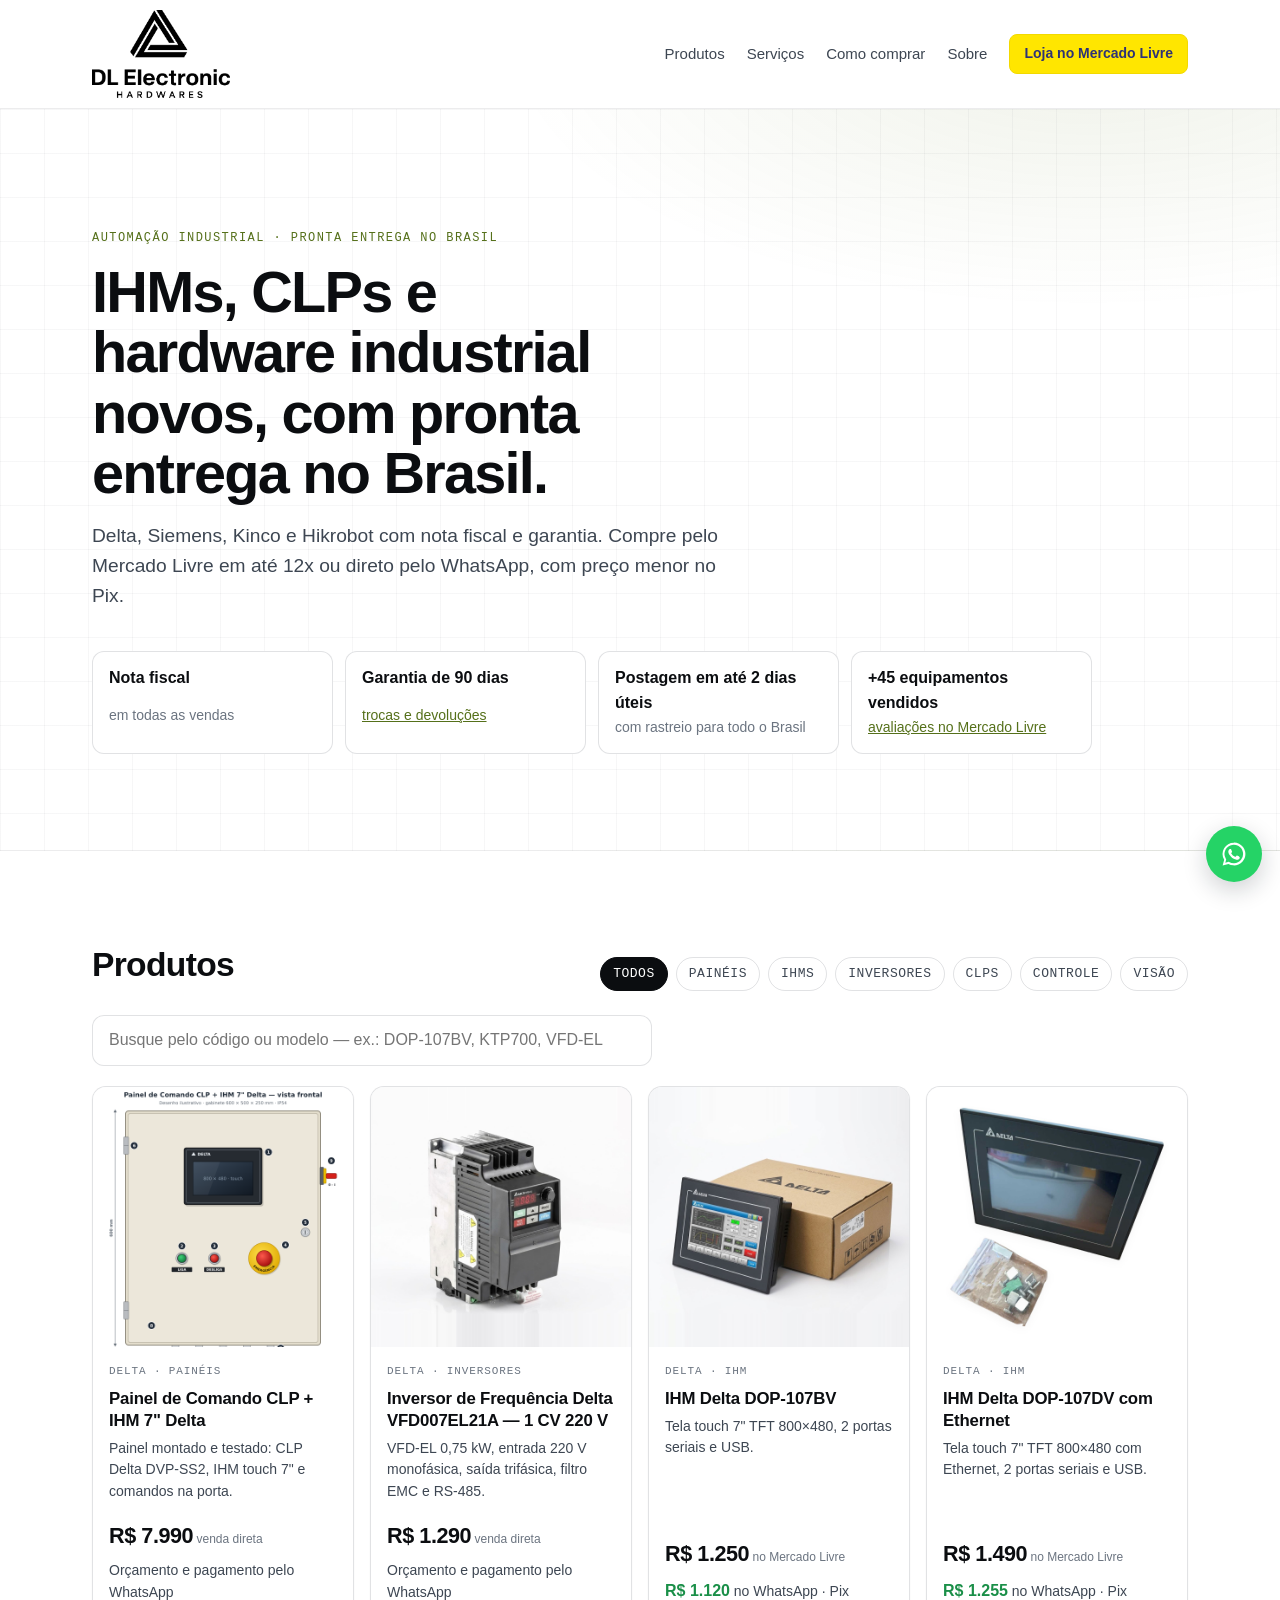
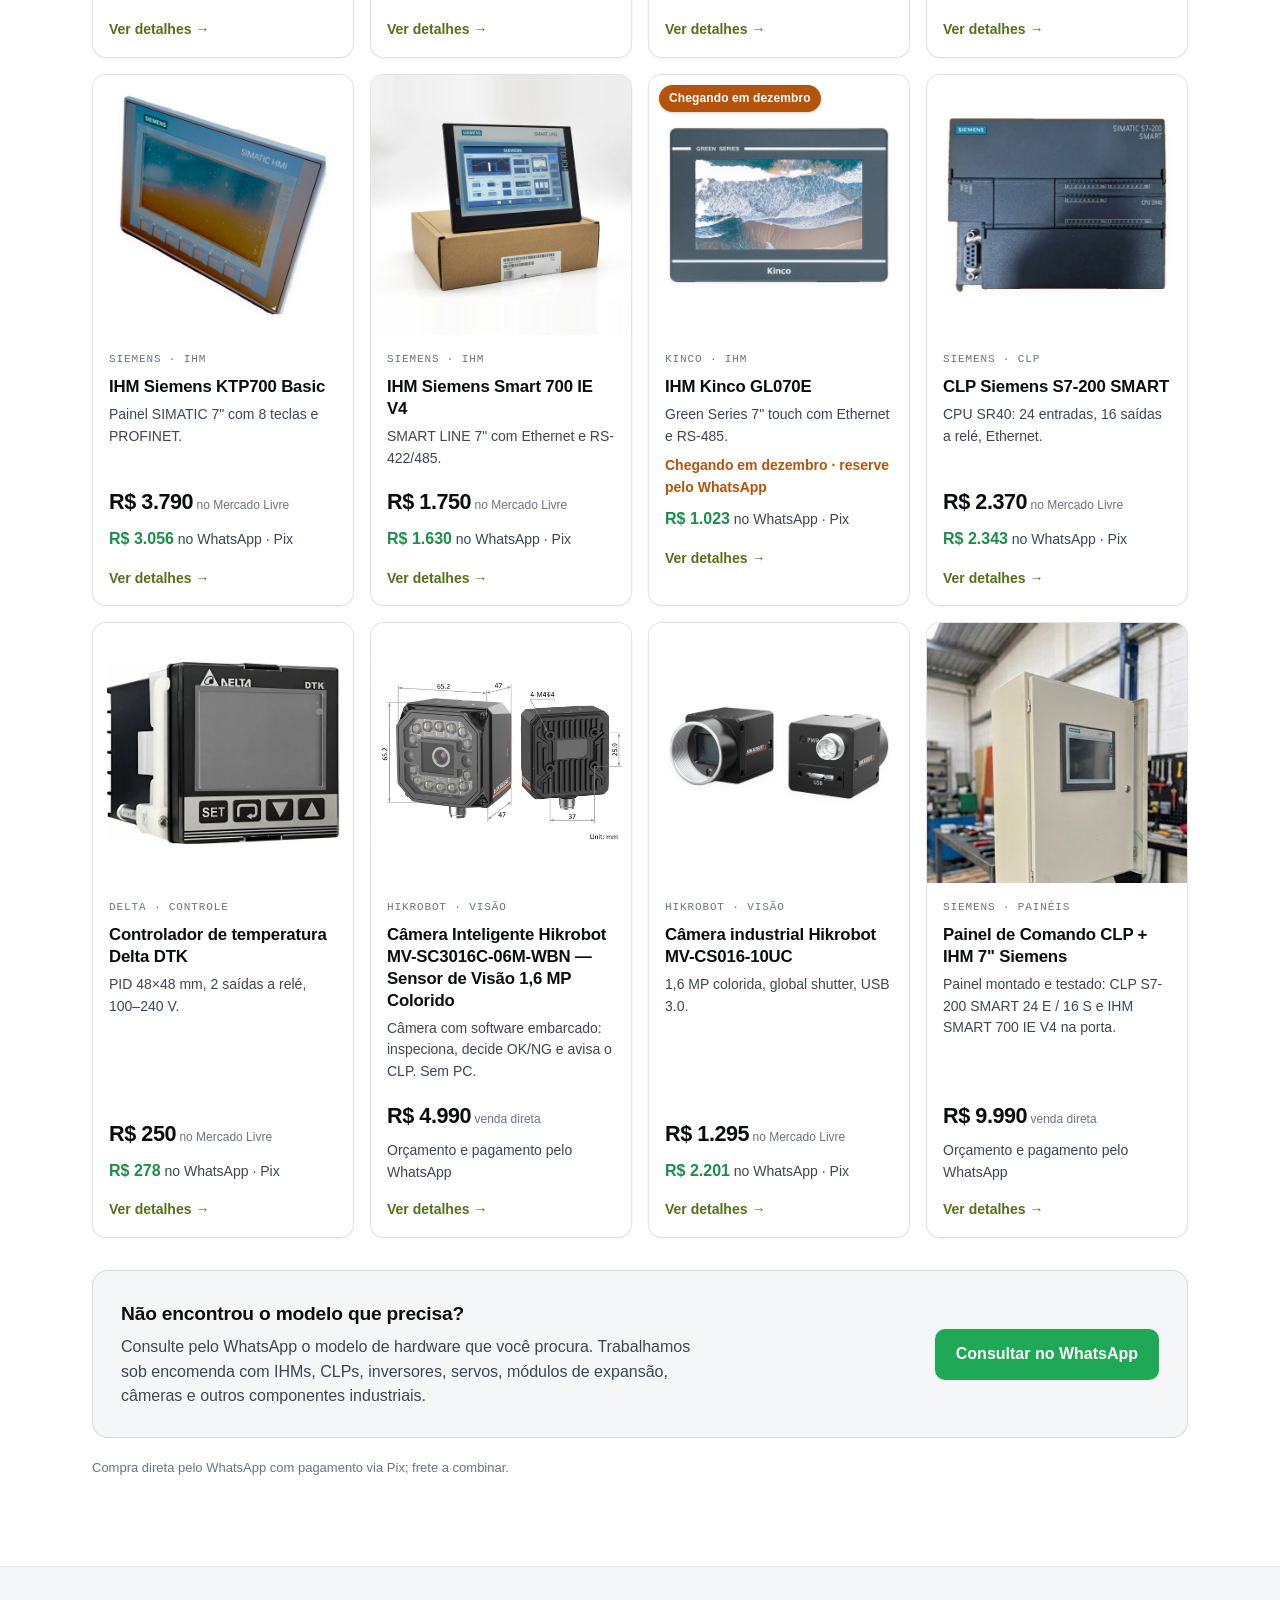
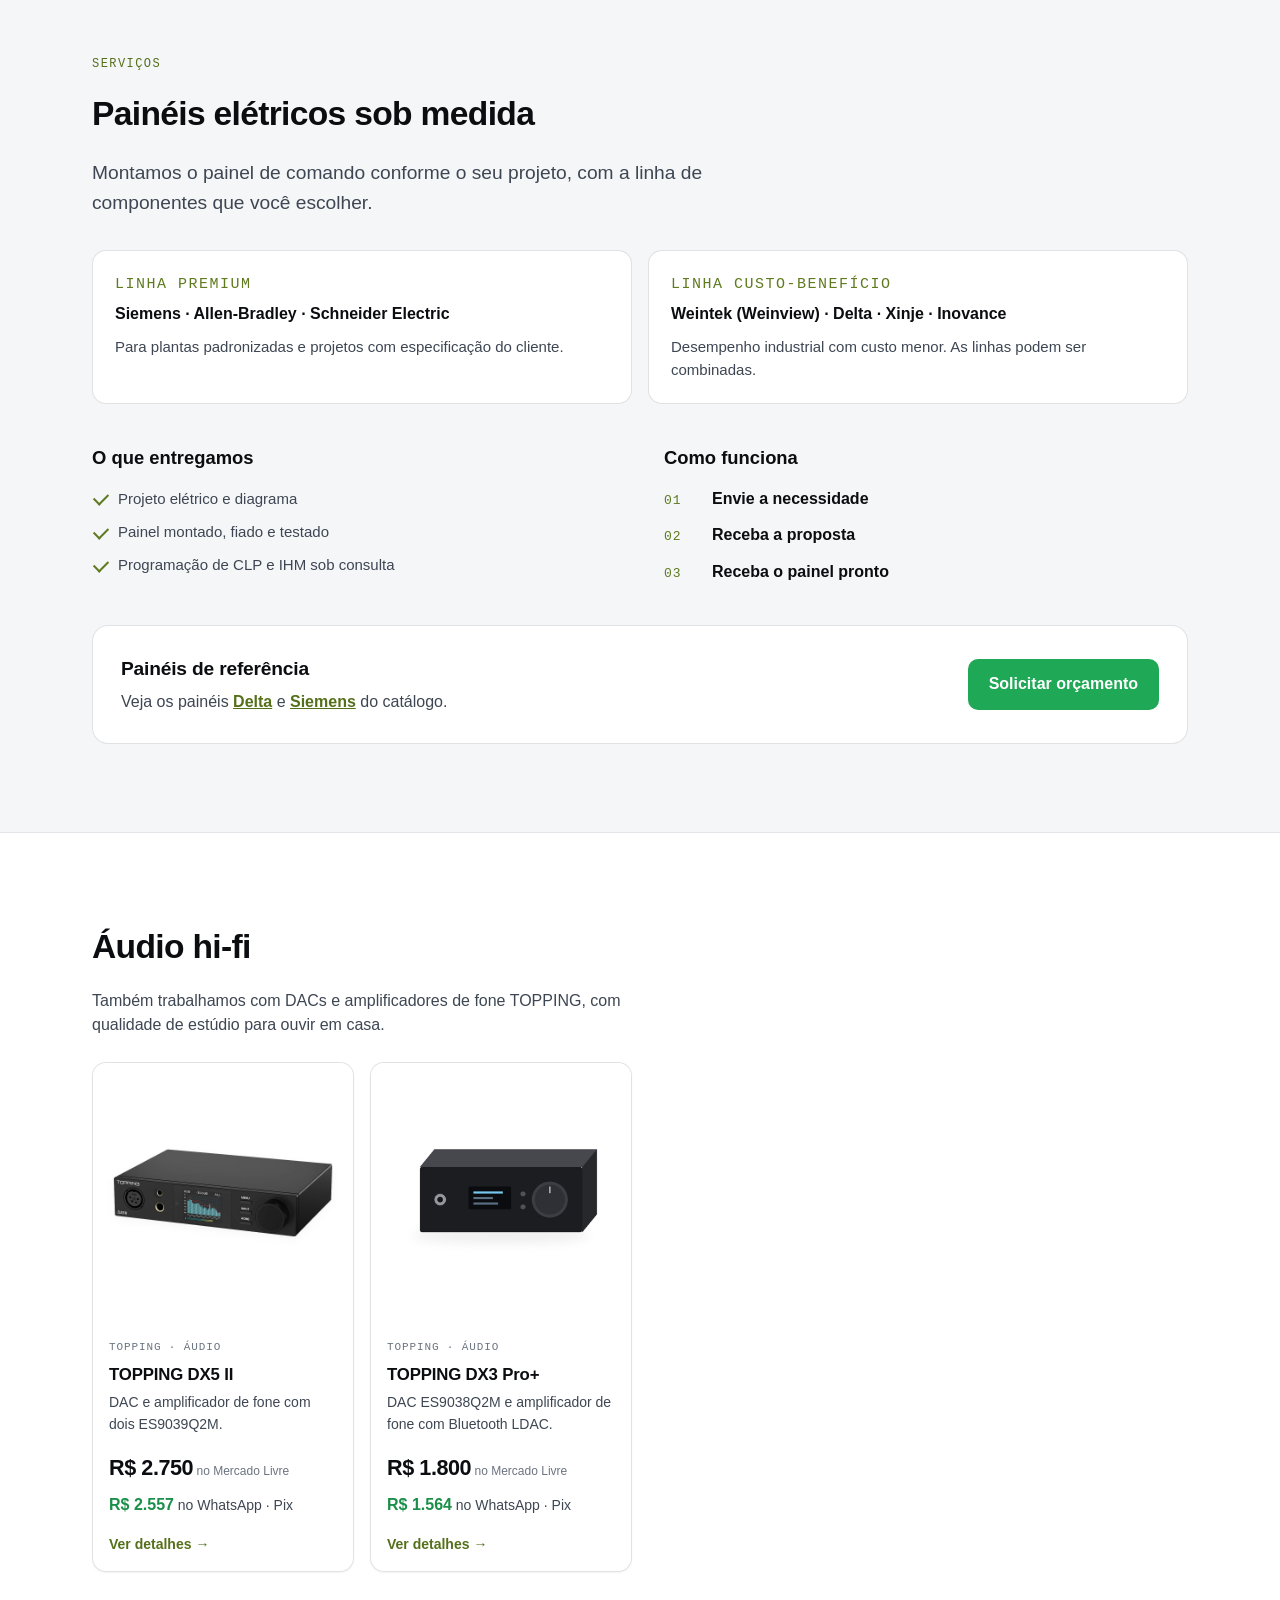
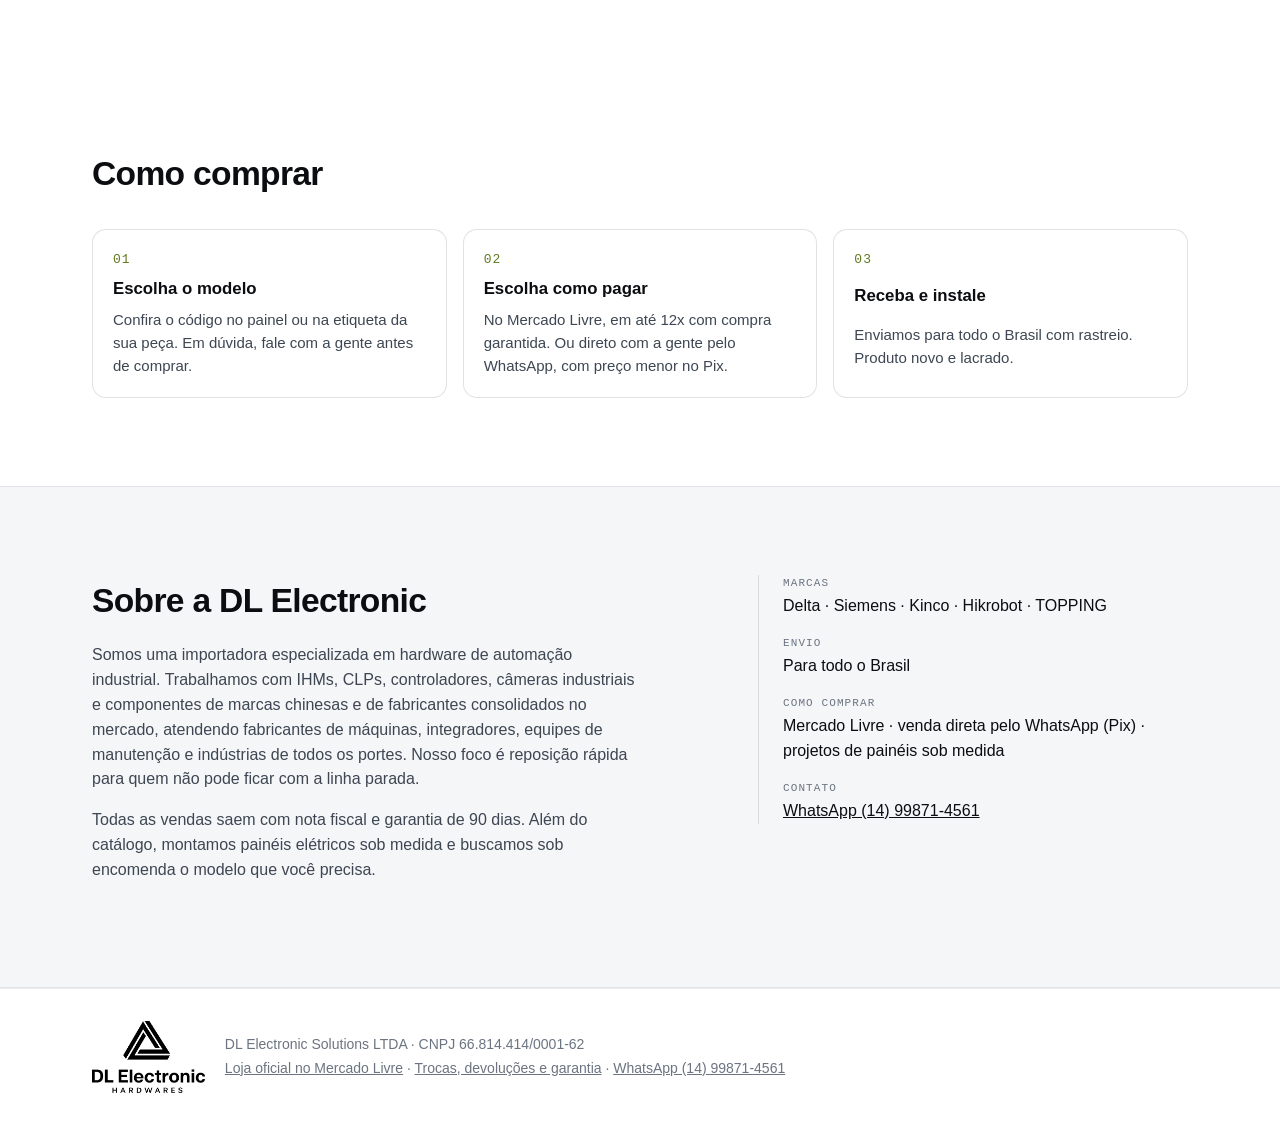
<file: index.html>
<!doctype html>
<html lang="pt-BR">
<head>
<meta charset="utf-8">
<meta name="viewport" content="width=device-width, initial-scale=1, viewport-fit=cover">
<title>DL Electronic | IHMs, CLPs e hardware de automação</title>
<meta name="description" content="IHMs, CLPs, controladores e câmeras industriais Delta, Siemens, Kinco e Hikrobot, montagem de painéis elétricos sob medida e áudio hi-fi TOPPING. Novos, com pronta entrega no Brasil, nota fiscal e garantia de 90 dias.">
<link rel="canonical" href="https://dlelectronic.com.br/">
<meta name="google-site-verification" content="RE77fxGBYXpR4XGGmtjn5HQCRA3QP06mmqqaAHKh-DQ" />
<link rel="icon" href="img/favicon.png" type="image/png">
<link rel="apple-touch-icon" href="img/apple-touch-icon.png">
<meta name="theme-color" content="#ffffff">
<meta property="og:type" content="website">
<meta property="og:title" content="DL Electronic | Hardware de automação industrial">
<meta property="og:description" content="IHMs, CLPs e câmeras industriais novos, com pronta entrega no Brasil, nota fiscal e garantia.">
<meta property="og:url" content="https://dlelectronic.com.br/">
<meta property="og:image" content="https://dlelectronic.com.br/img/dop-107bv.jpg">
<link rel="stylesheet" href="style.css?v=20261128b">
</head>
<body>
<header class="top">
  <div class="wrap top-in">
    <a class="brand" href="#inicio" aria-label="DL Electronic — início"><img src="img/logo-escuro.png" alt="DL Electronic Hardwares" width="859" height="548"></a>
    <nav class="nav" aria-label="Seções">
      <a href="#produtos">Produtos</a>
      <a href="#servicos">Serviços</a>
      <a href="#como-comprar">Como comprar</a>
      <a href="#sobre">Sobre</a>
      <a class="btn btn-sm" href="https://www.mercadolivre.com.br/pagina/dlelectronic" target="_blank" rel="noopener">Loja no Mercado Livre</a>
    </nav>
  </div>
</header>

<main id="inicio">
  <section class="hero" data-home>
    <div class="wrap hero-in">
      <p class="eyebrow">Automação industrial · Pronta entrega no Brasil</p>
      <h1>IHMs, CLPs e hardware industrial novos, com pronta entrega no Brasil.</h1>
      <p class="lead">Delta, Siemens, Kinco e Hikrobot com nota fiscal e garantia. Compre pelo Mercado Livre em até 12x ou direto pelo WhatsApp, com preço menor no Pix.</p>
      <ul class="facts">
        <li><b>Nota fiscal</b><span>em todas as vendas</span></li>
        <li><b>Garantia de 90 dias</b><span><a href="politicas/">trocas e devoluções</a></span></li>
        <li><b>Postagem em até 2 dias úteis</b><span>com rastreio para todo o Brasil</span></li>
        <li><b>+45 equipamentos vendidos</b><span><a href="https://www.mercadolivre.com.br/pagina/dlelectronic" target="_blank" rel="noopener">avaliações no Mercado Livre</a></span></li>
      </ul>
    </div>
  </section>

  <section id="produtos" class="section" data-home>
    <div class="wrap">
      <div class="sec-head">
        <h2>Produtos</h2>
        <div class="filters" role="tablist" aria-label="Filtrar por categoria">
          <button class="chip is-on" data-cat="todos" role="tab" aria-selected="true">Todos</button>
          <button class="chip" data-cat="Painéis" role="tab" aria-selected="false">Painéis</button>
          <button class="chip" data-cat="IHM" role="tab" aria-selected="false">IHMs</button>
          <button class="chip" data-cat="Inversores" role="tab" aria-selected="false">Inversores</button>
          <button class="chip" data-cat="CLP" role="tab" aria-selected="false">CLPs</button>
          <button class="chip" data-cat="Controle" role="tab" aria-selected="false">Controle</button>
          <button class="chip" data-cat="Visão" role="tab" aria-selected="false">Visão</button>
        </div>
      </div>
      <div class="busca">
        <input type="search" id="busca" placeholder="Busque pelo código ou modelo — ex.: DOP-107BV, KTP700, VFD-EL" aria-label="Buscar produto pelo código ou modelo" autocomplete="off">
      </div>
      <div class="grid" id="grid"></div>
      <p class="busca-vazio" id="busca-vazio" hidden>Nenhum produto encontrado para “<span id="busca-termo"></span>”. <a class="js-wa" id="busca-wa" href="https://wa.me/5514998714561" target="_blank" rel="noopener">Consulte esse modelo no WhatsApp</a> — trabalhamos sob encomenda.</p>
      <div class="consulta">
        <div>
          <h3>Não encontrou o modelo que precisa?</h3>
          <p>Consulte pelo WhatsApp o modelo de hardware que você procura. Trabalhamos sob encomenda com IHMs, CLPs, inversores, servos, módulos de expansão, câmeras e outros componentes industriais.</p>
        </div>
        <a class="btn btn-wa js-wa" data-wa-msg="Olá! Gostaria de consultar a disponibilidade de um modelo de hardware: " href="#" target="_blank" rel="noopener" hidden>Consultar no WhatsApp</a>
      </div>
      <p class="note">Compra direta pelo WhatsApp com pagamento via Pix; frete a combinar.</p>
    </div>
  </section>

  <section id="servicos" class="section alt" data-home>
    <div class="wrap">
      <p class="eyebrow">Serviços</p>
      <h2>Painéis elétricos sob medida</h2>
      <p class="lead svc-lead">Montamos o painel de comando conforme o seu projeto, com a linha de componentes que você escolher.</p>

      <div class="svc-linhas">
        <article class="svc-linha">
          <p class="svc-tag">Linha premium</p>
          <p class="svc-marcas">Siemens · Allen-Bradley · Schneider Electric</p>
          <p>Para plantas padronizadas e projetos com especificação do cliente.</p>
        </article>
        <article class="svc-linha">
          <p class="svc-tag">Linha custo-benefício</p>
          <p class="svc-marcas">Weintek (Weinview) · Delta · Xinje · Inovance</p>
          <p>Desempenho industrial com custo menor. As linhas podem ser combinadas.</p>
        </article>
      </div>

      <div class="svc-grid">
        <div class="svc-bloco">
          <h3>O que entregamos</h3>
          <ul class="svc-lista">
            <li>Projeto elétrico e diagrama</li>
            <li>Painel montado, fiado e testado</li>
            <li>Programação de CLP e IHM sob consulta</li>
          </ul>
        </div>
        <div class="svc-bloco">
          <h3>Como funciona</h3>
          <ol class="svc-passos">
            <li><b>Envie a necessidade</b></li>
            <li><b>Receba a proposta</b></li>
            <li><b>Receba o painel pronto</b></li>
          </ol>
        </div>
      </div>

      <div class="consulta svc-cta">
        <div>
          <h3>Painéis de referência</h3>
          <p>Veja os painéis <a href="#p-painel-delta">Delta</a> e <a href="#p-painel-siemens">Siemens</a> do catálogo.</p>
        </div>
        <a class="btn btn-wa js-wa" data-wa-msg="Olá! Gostaria de um orçamento de painel elétrico sob medida. Meu projeto: " href="#" target="_blank" rel="noopener" hidden>Solicitar orçamento</a>
      </div>
    </div>
  </section>

  <section id="audio" class="section" data-home>
    <div class="wrap">
      <div class="sec-head"><h2>Áudio hi-fi</h2></div>
      <p class="sec-sub">Também trabalhamos com DACs e amplificadores de fone TOPPING, com qualidade de estúdio para ouvir em casa.</p>
      <div class="grid" id="grid-audio"></div>
    </div>
  </section>

  <section id="como-comprar" class="section" data-home>
    <div class="wrap">
      <h2>Como comprar</h2>
      <ol class="steps">
        <li><b>Escolha o modelo</b><span>Confira o código no painel ou na etiqueta da sua peça. Em dúvida, fale com a gente antes de comprar.</span></li>
        <li><b>Escolha como pagar</b><span>No Mercado Livre, em até 12x com compra garantida. Ou direto com a gente pelo WhatsApp, com preço menor no Pix.</span></li>
        <li><b>Receba e instale</b><span>Enviamos para todo o Brasil com rastreio. Produto novo e lacrado.</span></li>
      </ol>
    </div>
  </section>

  <section id="sobre" class="section alt" data-home>
    <div class="wrap about">
      <div>
        <h2>Sobre a DL Electronic</h2>
        <p>Somos uma importadora especializada em hardware de automação industrial. Trabalhamos com IHMs, CLPs, controladores, câmeras industriais e componentes de marcas chinesas e de fabricantes consolidados no mercado, atendendo fabricantes de máquinas, integradores, equipes de manutenção e indústrias de todos os portes. Nosso foco é reposição rápida para quem não pode ficar com a linha parada.</p>
        <p>Todas as vendas saem com nota fiscal e garantia de 90 dias. Além do catálogo, montamos painéis elétricos sob medida e buscamos sob encomenda o modelo que você precisa.</p>
      </div>
      <dl class="about-facts">
        <div><dt>Marcas</dt><dd>Delta · Siemens · Kinco · Hikrobot · TOPPING</dd></div>
        <div><dt>Envio</dt><dd>Para todo o Brasil</dd></div>
        <div><dt>Como comprar</dt><dd>Mercado Livre · venda direta pelo WhatsApp (Pix) · projetos de painéis sob medida</dd></div>
        <div><dt>Contato</dt><dd><a class="js-wa" data-wa-msg="Olá! Vim pelo site da DL Electronic." href="https://wa.me/5514998714561" target="_blank" rel="noopener">WhatsApp (14) 99871-4561</a></dd></div>
      </dl>
    </div>
  </section>
  <section id="detalhe" class="section det" hidden></section>
</main>

<footer class="foot">
  <div class="wrap foot-in">
    <img src="img/logo-escuro.png" alt="DL Electronic" width="859" height="548" class="foot-logo">
    <div>
      <p>DL Electronic Solutions LTDA · CNPJ 66.814.414/0001-62</p>
      <p><a href="https://www.mercadolivre.com.br/pagina/dlelectronic" target="_blank" rel="noopener">Loja oficial no Mercado Livre</a> · <a href="politicas/">Trocas, devoluções e garantia</a> · <a class="js-wa" data-wa-msg="Olá! Vim pelo site da DL Electronic." href="https://wa.me/5514998714561" target="_blank" rel="noopener">WhatsApp (14) 99871-4561</a></p>
    </div>
  </div>
</footer>

<a class="wa-fab js-wa" href="#" target="_blank" rel="noopener" aria-label="Falar no WhatsApp" hidden>
  <svg viewBox="0 0 32 32" width="28" height="28" aria-hidden="true"><path fill="currentColor" d="M16 3a13 13 0 0 0-11.2 19.6L3 29l6.6-1.7A13 13 0 1 0 16 3zm0 23.6c-2 0-3.9-.5-5.6-1.5l-.4-.2-3.9 1 1-3.8-.3-.4A10.6 10.6 0 1 1 16 26.6zm5.8-7.9c-.3-.2-1.9-.9-2.2-1-.3-.1-.5-.2-.7.2l-1 1.2c-.2.2-.4.2-.7.1a8.7 8.7 0 0 1-4.3-3.8c-.3-.6.3-.5.9-1.6.1-.2 0-.4 0-.5l-1-2.4c-.3-.6-.5-.5-.7-.5h-.6c-.2 0-.6.1-.9.4-.3.3-1.1 1.1-1.1 2.7s1.2 3.2 1.3 3.4c.2.2 2.3 3.5 5.5 4.9 2 .9 2.8.9 3.8.8.6-.1 1.9-.8 2.2-1.5.3-.8.3-1.4.2-1.5l-.7-.4z"/></svg>
</a>

<script src="produtos.js?v=20261128b"></script>
<script src="app.js?v=20261128b"></script>
</body>
</html>
</file>
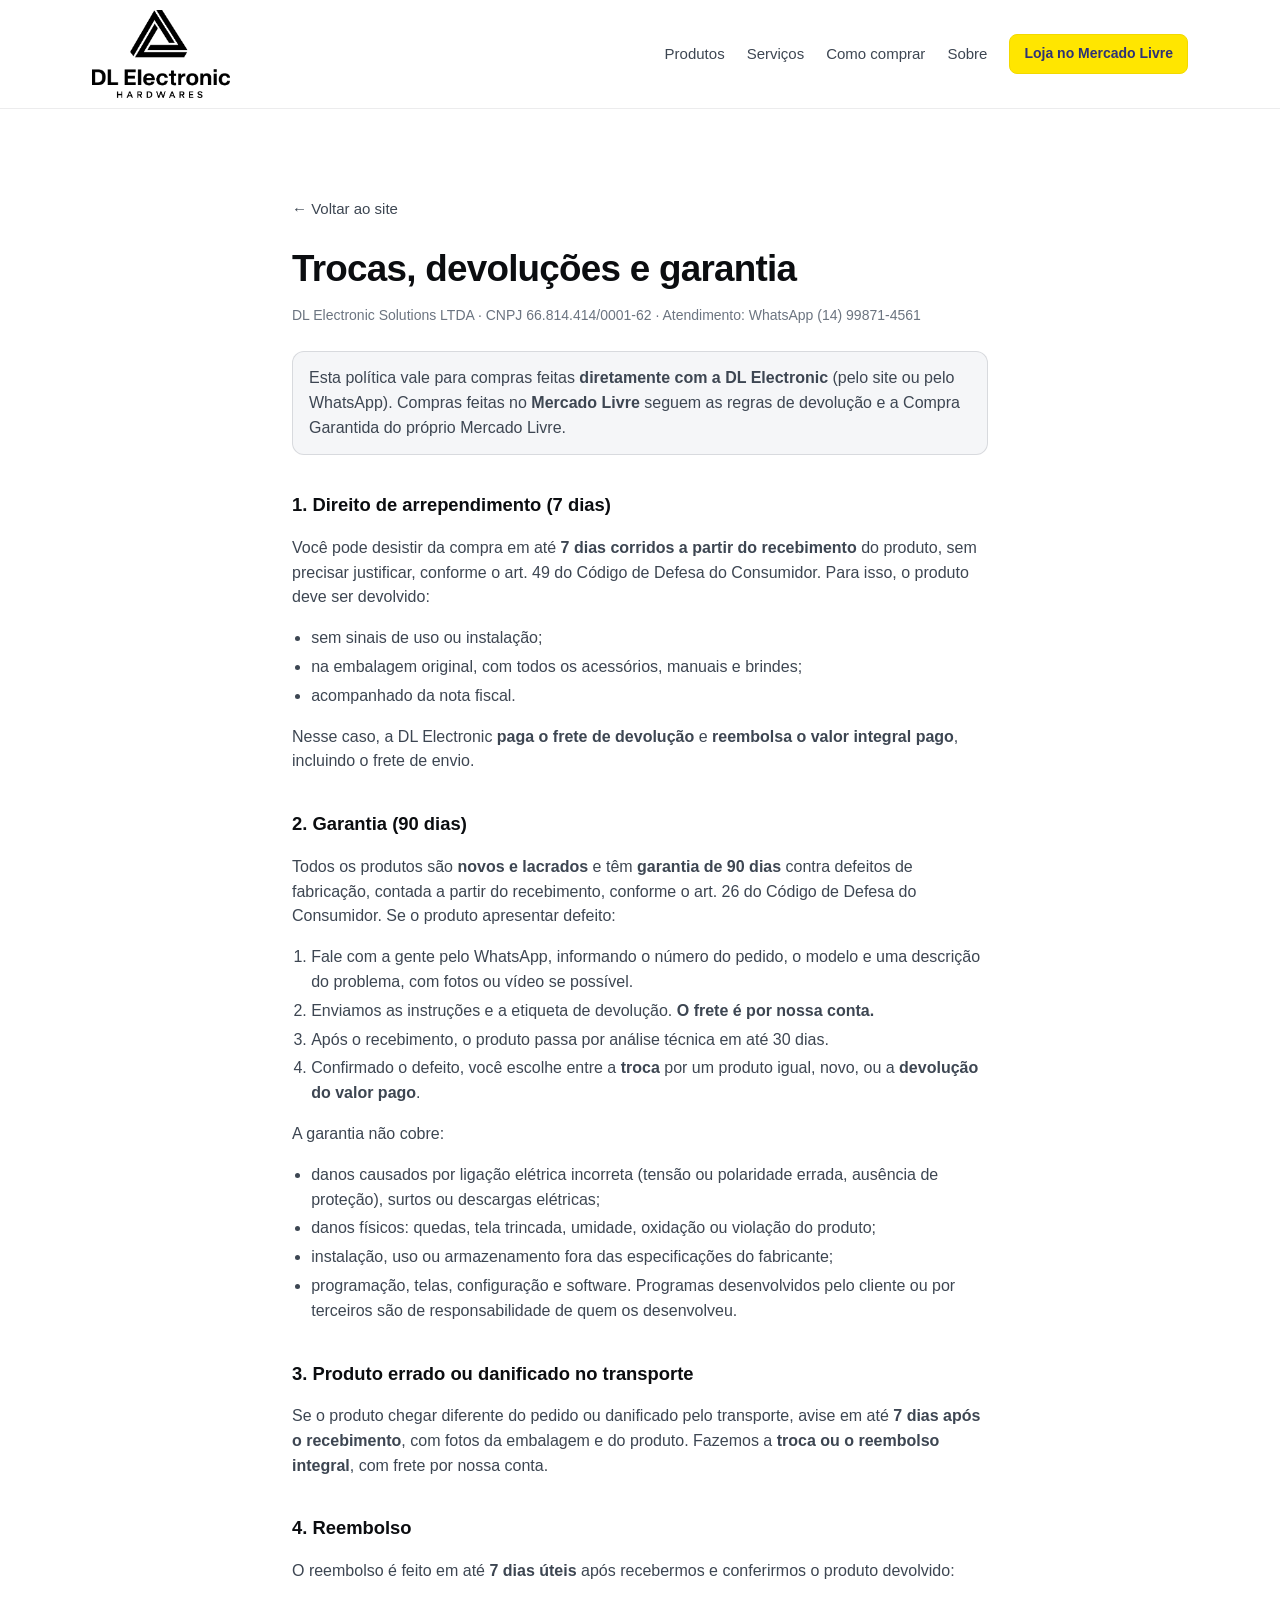
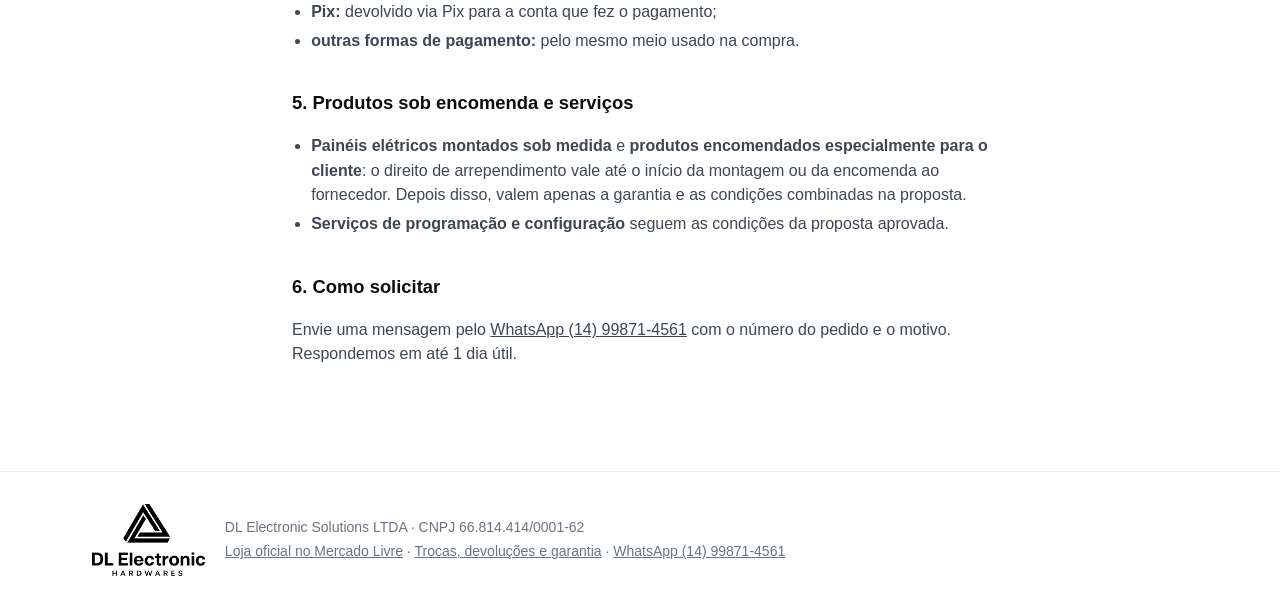
<file: politicas/index.html>
<!doctype html>
<html lang="pt-BR">
<head>
<meta charset="utf-8">
<meta name="viewport" content="width=device-width, initial-scale=1, viewport-fit=cover">
<title>Trocas, devoluções e garantia | DL Electronic</title>
<meta name="description" content="Política de trocas, devoluções, garantia e reembolso da DL Electronic: arrependimento em 7 dias, garantia de 90 dias e frete de devolução por nossa conta.">
<link rel="canonical" href="https://dlelectronic.com.br/politicas/">
<link rel="icon" href="/img/favicon.png" type="image/png">
<meta name="theme-color" content="#ffffff">
<link rel="stylesheet" href="/style.css?v=20261128b">
<style>
.pol { max-width: 760px; }
.pol h1 { font-size: clamp(1.6rem, 3.4vw, 2.3rem); letter-spacing: -0.02em; margin: 0 0 8px; }
.pol h2 { font-size: 1.15rem; margin: 36px 0 10px; letter-spacing: 0; }
.pol p, .pol li { color: var(--fg2); }
.pol ul, .pol ol { padding-left: 1.2em; }
.pol li { margin: 4px 0; }
.pol .meta { color: var(--fg3); font-size: .875rem; margin: 0 0 24px; }
.pol .aviso { background: var(--bg2); border: 1px solid var(--edge); border-radius: 12px; padding: 14px 16px; }
</style>
</head>
<body>
<header class="top">
  <div class="wrap top-in">
    <a class="brand" href="/" aria-label="DL Electronic — início"><img src="/img/logo-escuro.png" alt="DL Electronic Hardwares" width="859" height="548"></a>
    <nav class="nav" aria-label="Seções">
      <a href="/#produtos">Produtos</a>
      <a href="/#servicos">Serviços</a>
      <a href="/#como-comprar">Como comprar</a>
      <a href="/#sobre">Sobre</a>
      <a class="btn btn-sm" href="https://www.mercadolivre.com.br/pagina/dlelectronic" target="_blank" rel="noopener">Loja no Mercado Livre</a>
    </nav>
  </div>
</header>

<main>
  <section class="section">
    <div class="wrap pol">
      <a class="back" href="/">← Voltar ao site</a>
      <h1>Trocas, devoluções e garantia</h1>
      <p class="meta">DL Electronic Solutions LTDA · CNPJ 66.814.414/0001-62 · Atendimento: WhatsApp (14) 99871-4561</p>
      <p class="aviso">Esta política vale para compras feitas <strong>diretamente com a DL Electronic</strong> (pelo site ou pelo WhatsApp). Compras feitas no <strong>Mercado Livre</strong> seguem as regras de devolução e a Compra Garantida do próprio Mercado Livre.</p>

      <h2>1. Direito de arrependimento (7 dias)</h2>
      <p>Você pode desistir da compra em até <strong>7 dias corridos a partir do recebimento</strong> do produto, sem precisar justificar, conforme o art. 49 do Código de Defesa do Consumidor. Para isso, o produto deve ser devolvido:</p>
      <ul>
        <li>sem sinais de uso ou instalação;</li>
        <li>na embalagem original, com todos os acessórios, manuais e brindes;</li>
        <li>acompanhado da nota fiscal.</li>
      </ul>
      <p>Nesse caso, a DL Electronic <strong>paga o frete de devolução</strong> e <strong>reembolsa o valor integral pago</strong>, incluindo o frete de envio.</p>

      <h2>2. Garantia (90 dias)</h2>
      <p>Todos os produtos são <strong>novos e lacrados</strong> e têm <strong>garantia de 90 dias</strong> contra defeitos de fabricação, contada a partir do recebimento, conforme o art. 26 do Código de Defesa do Consumidor. Se o produto apresentar defeito:</p>
      <ol>
        <li>Fale com a gente pelo WhatsApp, informando o número do pedido, o modelo e uma descrição do problema, com fotos ou vídeo se possível.</li>
        <li>Enviamos as instruções e a etiqueta de devolução. <strong>O frete é por nossa conta.</strong></li>
        <li>Após o recebimento, o produto passa por análise técnica em até 30 dias.</li>
        <li>Confirmado o defeito, você escolhe entre a <strong>troca</strong> por um produto igual, novo, ou a <strong>devolução do valor pago</strong>.</li>
      </ol>
      <p>A garantia não cobre:</p>
      <ul>
        <li>danos causados por ligação elétrica incorreta (tensão ou polaridade errada, ausência de proteção), surtos ou descargas elétricas;</li>
        <li>danos físicos: quedas, tela trincada, umidade, oxidação ou violação do produto;</li>
        <li>instalação, uso ou armazenamento fora das especificações do fabricante;</li>
        <li>programação, telas, configuração e software. Programas desenvolvidos pelo cliente ou por terceiros são de responsabilidade de quem os desenvolveu.</li>
      </ul>

      <h2>3. Produto errado ou danificado no transporte</h2>
      <p>Se o produto chegar diferente do pedido ou danificado pelo transporte, avise em até <strong>7 dias após o recebimento</strong>, com fotos da embalagem e do produto. Fazemos a <strong>troca ou o reembolso integral</strong>, com frete por nossa conta.</p>

      <h2>4. Reembolso</h2>
      <p>O reembolso é feito em até <strong>7 dias úteis</strong> após recebermos e conferirmos o produto devolvido:</p>
      <ul>
        <li><strong>Pix:</strong> devolvido via Pix para a conta que fez o pagamento;</li>
        <li><strong>outras formas de pagamento:</strong> pelo mesmo meio usado na compra.</li>
      </ul>

      <h2>5. Produtos sob encomenda e serviços</h2>
      <ul>
        <li><strong>Painéis elétricos montados sob medida</strong> e <strong>produtos encomendados especialmente para o cliente</strong>: o direito de arrependimento vale até o início da montagem ou da encomenda ao fornecedor. Depois disso, valem apenas a garantia e as condições combinadas na proposta.</li>
        <li><strong>Serviços de programação e configuração</strong> seguem as condições da proposta aprovada.</li>
      </ul>

      <h2>6. Como solicitar</h2>
      <p>Envie uma mensagem pelo <a class="js-wa" data-wa-msg="Olá! Quero solicitar uma troca/devolução. Pedido: " href="https://wa.me/5514998714561" target="_blank" rel="noopener">WhatsApp (14) 99871-4561</a> com o número do pedido e o motivo. Respondemos em até 1 dia útil.</p>
    </div>
  </section>
</main>

<footer class="foot">
  <div class="wrap foot-in">
    <img src="/img/logo-escuro.png" alt="DL Electronic" width="859" height="548" class="foot-logo">
    <div>
      <p>DL Electronic Solutions LTDA · CNPJ 66.814.414/0001-62</p>
      <p><a href="https://www.mercadolivre.com.br/pagina/dlelectronic" target="_blank" rel="noopener">Loja oficial no Mercado Livre</a> · <a href="/politicas/">Trocas, devoluções e garantia</a> · <a class="js-wa" data-wa-msg="Olá! Vim pelo site da DL Electronic." href="https://wa.me/5514998714561" target="_blank" rel="noopener">WhatsApp (14) 99871-4561</a></p>
    </div>
  </div>
</footer>
<script src="/produtos.js?v=20261128b"></script>
<script src="/app.js?v=20261128b"></script>
</body>
</html>
</file>
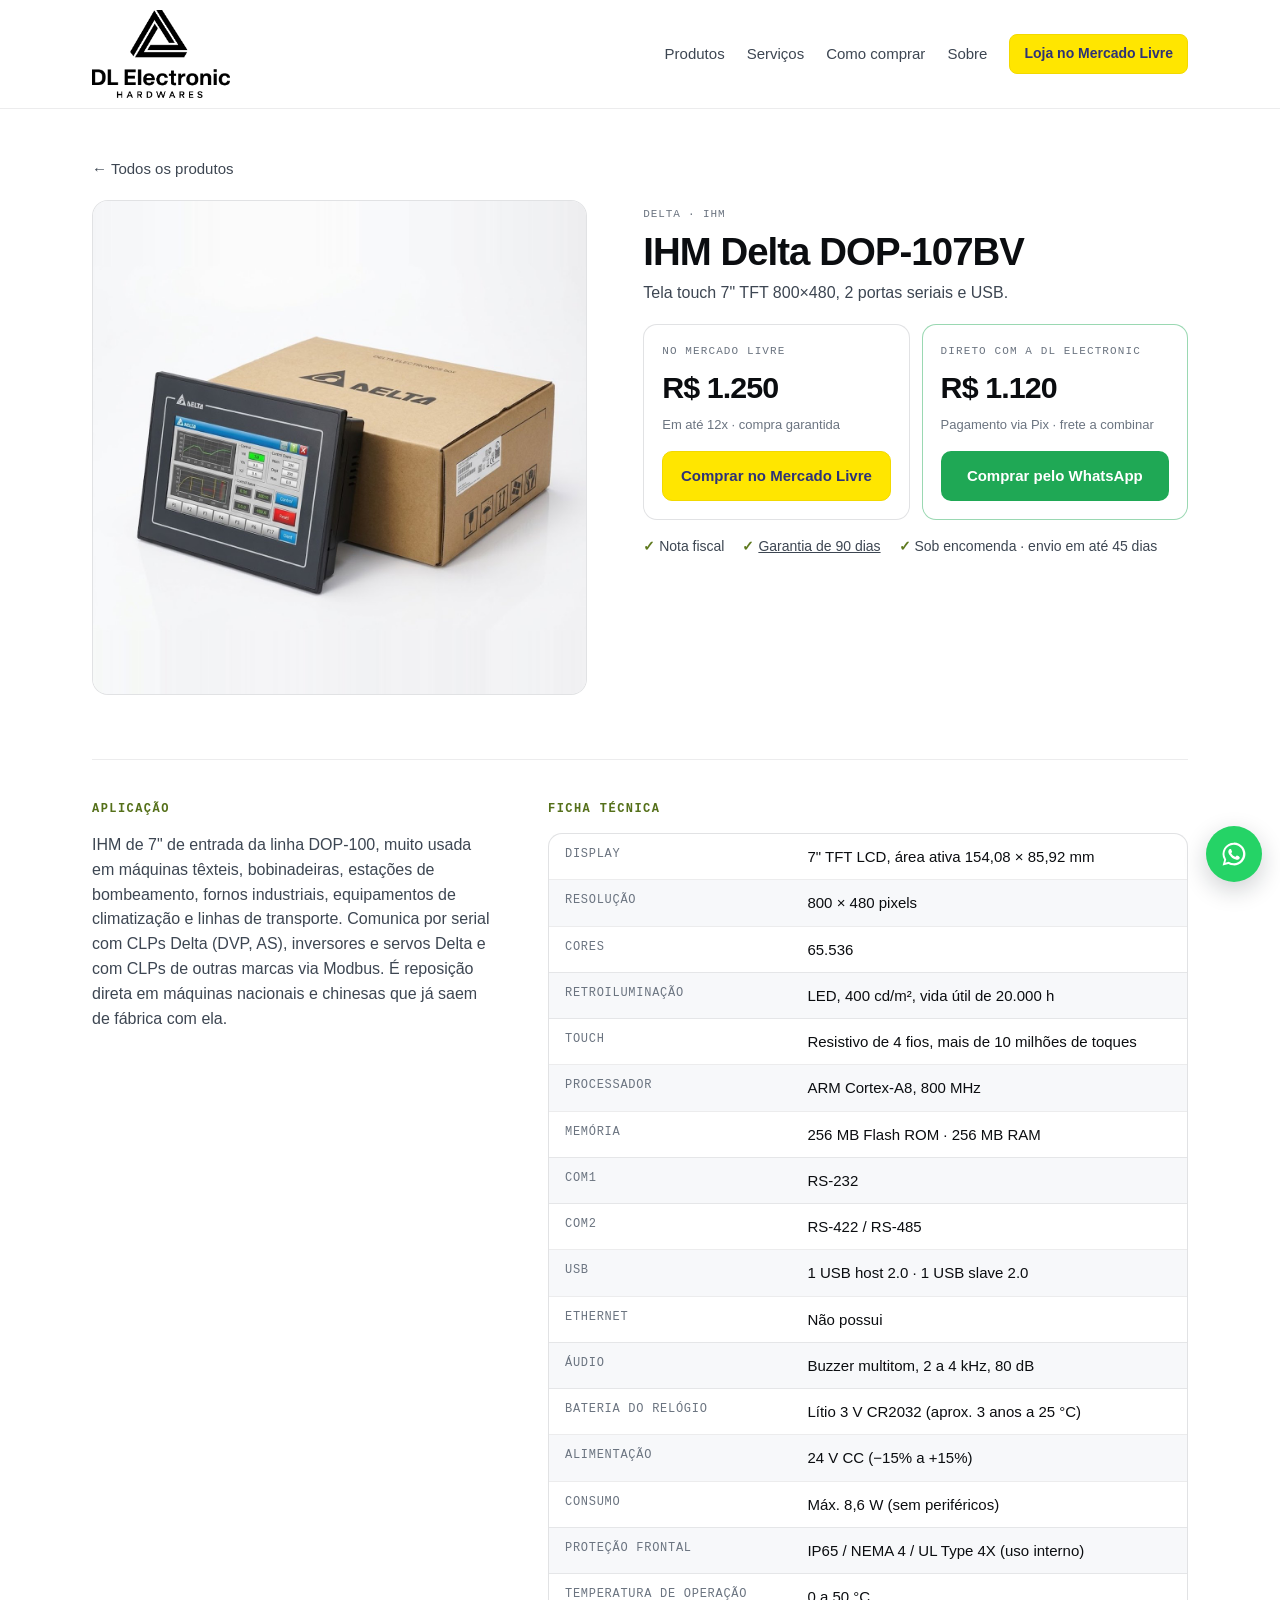
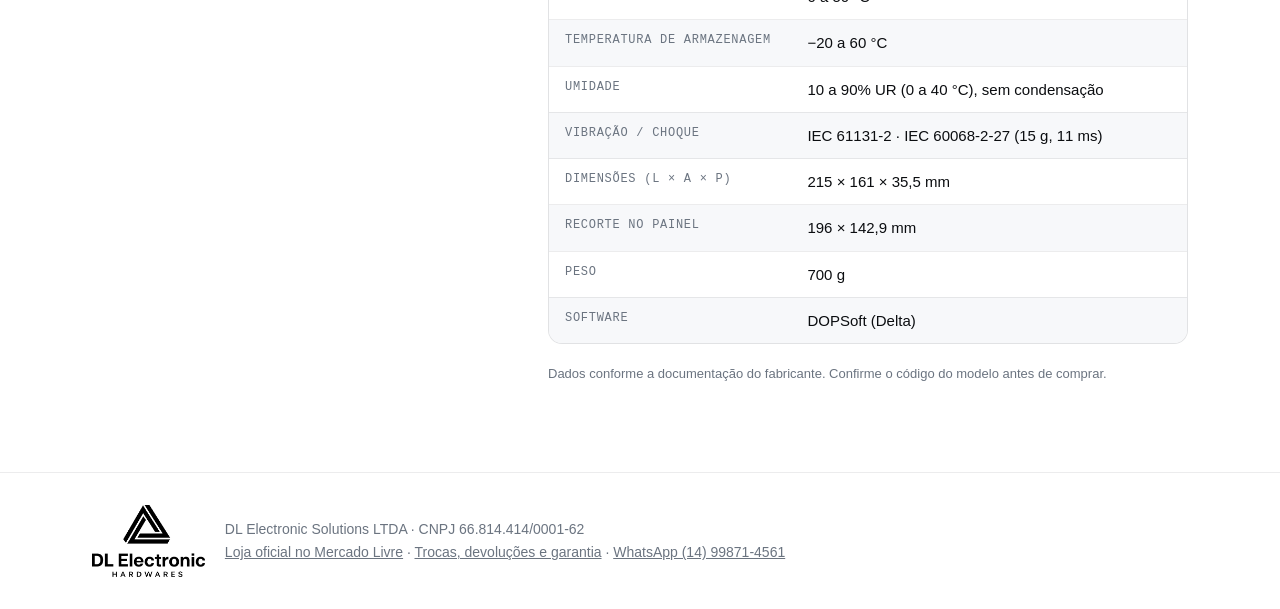
<file: produto/dop-107bv/index.html>
<!doctype html>
<html lang="pt-BR">
<head>
<meta charset="utf-8">
<meta name="viewport" content="width=device-width, initial-scale=1, viewport-fit=cover">
<title>IHM Delta DOP-107BV | DL Electronic</title>
<meta name="description" content="IHM Delta DOP-107BV novo e lacrado. Tela touch 7&quot; TFT 800×480, 2 portas seriais e USB. Compre pelo Mercado Livre ou direto pelo WhatsApp, com envio para todo o Brasil.">
<link rel="canonical" href="https://dlelectronic.com.br/produto/dop-107bv/">
<link rel="icon" href="/img/favicon.png" type="image/png">
<link rel="apple-touch-icon" href="/img/apple-touch-icon.png">
<meta name="theme-color" content="#ffffff">
<meta property="og:type" content="product">
<meta property="og:title" content="IHM Delta DOP-107BV | DL Electronic">
<meta property="og:description" content="IHM Delta DOP-107BV novo e lacrado. Tela touch 7&quot; TFT 800×480, 2 portas seriais e USB. Compre pelo Mercado Livre ou direto pelo WhatsApp, com envio para todo o Brasil.">
<meta property="og:url" content="https://dlelectronic.com.br/produto/dop-107bv/">
<meta property="og:image" content="https://dlelectronic.com.br/img/dop-107bv-caixa.jpg">
<link rel="stylesheet" href="/style.css?v=20261128b">
<script type="application/ld+json">{"@context": "https://schema.org", "@type": "Product", "name": "IHM Delta DOP-107BV", "image": ["https://dlelectronic.com.br/img/dop-107bv-caixa.jpg"], "description": "IHM de 7\" de entrada da linha DOP-100, muito usada em máquinas têxteis, bobinadeiras, estações de bombeamento, fornos industriais, equipamentos de climatização e linhas de transporte. Comunica por serial com CLPs Delta (DVP, AS), inversores e servos Delta e com CLPs de outras marcas via Modbus. É reposição direta em máquinas nacionais e chinesas que já saem de fábrica com ela.", "sku": "DOP-107BV", "mpn": "DOP-107BV", "brand": {"@type": "Brand", "name": "Delta"}, "offers": {"@type": "Offer", "url": "https://dlelectronic.com.br/produto/dop-107bv/", "priceCurrency": "BRL", "price": "1120.00", "availability": "https://schema.org/InStock", "itemCondition": "https://schema.org/NewCondition", "seller": {"@type": "Organization", "name": "DL Electronic Solutions LTDA"}}}</script>
<script type="application/ld+json">{"@context": "https://schema.org", "@type": "BreadcrumbList", "itemListElement": [{"@type": "ListItem", "position": 1, "name": "Produtos", "item": "https://dlelectronic.com.br/#produtos"}, {"@type": "ListItem", "position": 2, "name": "IHM Delta DOP-107BV", "item": "https://dlelectronic.com.br/produto/dop-107bv/"}]}</script>
</head>
<body>
<header class="top">
  <div class="wrap top-in">
    <a class="brand" href="/" aria-label="DL Electronic — início"><img src="/img/logo-escuro.png" alt="DL Electronic Hardwares" width="859" height="548"></a>
    <nav class="nav" aria-label="Seções">
      <a href="/#produtos">Produtos</a>
      <a href="/#servicos">Serviços</a>
      <a href="/#como-comprar">Como comprar</a>
      <a href="/#sobre">Sobre</a>
      <a class="btn btn-sm" href="https://www.mercadolivre.com.br/pagina/dlelectronic" target="_blank" rel="noopener">Loja no Mercado Livre</a>
    </nav>
  </div>
</header>

<main>
  <section id="detalhe" class="section det" data-pagina="dop-107bv">
    <div class="wrap">
      <a class="back" href="/#produtos">← Todos os produtos</a>
      <div class="det-grid">
        <div class="det-media">
          <div class="det-img"><img id="foto" src="/img/dop-107bv-caixa.jpg" alt="IHM Delta DOP-107BV" width="800" height="800"></div>
          
        </div>
        <div class="det-info">
          <span class="tag">Delta · IHM</span>
          <h1 class="det-title">IHM Delta DOP-107BV</h1>
          <p class="det-resumo">Tela touch 7&quot; TFT 800×480, 2 portas seriais e USB.</p>
          <div class="buy"><div class="buy-opt"><span class="buy-lbl">No Mercado Livre</span><strong class="buy-price">R$ 1.250</strong><span class="buy-sub">Em até 12x · compra garantida</span>
          <a class="btn" href="https://www.mercadolivre.com.br/ihm-delta-dop-107bv-7-polegadas-novo-e-lacrado-com-nf/p/MLB2104500154?pdp_filters=item_id%3AMLB4705073763" target="_blank" rel="noopener">Comprar no Mercado Livre</a></div>
        <div class="buy-opt buy-direct"><span class="buy-lbl">Direto com a DL Electronic</span><strong class="buy-price">R$ 1.120</strong><span class="buy-sub">Pagamento via Pix · frete a combinar</span>
          <a class="btn btn-wa" href="https://wa.me/5514998714561?text=Ol%C3%A1%21%20Quero%20comprar%20o%20produto%20IHM%20Delta%20DOP-107BV%20por%20R%24%201.120%20%28compra%20direta%29." target="_blank" rel="noopener">Comprar pelo WhatsApp</a></div></div>
          <ul class="selos"><li>Nota fiscal</li><li><a href="/politicas/">Garantia de 90 dias</a></li><li>Sob encomenda · envio em até 45 dias</li></ul>
        </div>
      </div>
      <div class="det-tec"><section class="det-bloco"><h2 class="det-h">Aplicação</h2><p class="det-aplic">IHM de 7&quot; de entrada da linha DOP-100, muito usada em máquinas têxteis, bobinadeiras, estações de bombeamento, fornos industriais, equipamentos de climatização e linhas de transporte. Comunica por serial com CLPs Delta (DVP, AS), inversores e servos Delta e com CLPs de outras marcas via Modbus. É reposição direta em máquinas nacionais e chinesas que já saem de fábrica com ela.</p></section><section class="det-bloco"><h2 class="det-h">Ficha técnica</h2><div class="ficha-wrap"><table class="ficha"><tbody><tr><th scope="row">Display</th><td>7&quot; TFT LCD, área ativa 154,08 × 85,92 mm</td></tr><tr><th scope="row">Resolução</th><td>800 × 480 pixels</td></tr><tr><th scope="row">Cores</th><td>65.536</td></tr><tr><th scope="row">Retroiluminação</th><td>LED, 400 cd/m², vida útil de 20.000 h</td></tr><tr><th scope="row">Touch</th><td>Resistivo de 4 fios, mais de 10 milhões de toques</td></tr><tr><th scope="row">Processador</th><td>ARM Cortex-A8, 800 MHz</td></tr><tr><th scope="row">Memória</th><td>256 MB Flash ROM · 256 MB RAM</td></tr><tr><th scope="row">COM1</th><td>RS-232</td></tr><tr><th scope="row">COM2</th><td>RS-422 / RS-485</td></tr><tr><th scope="row">USB</th><td>1 USB host 2.0 · 1 USB slave 2.0</td></tr><tr><th scope="row">Ethernet</th><td>Não possui</td></tr><tr><th scope="row">Áudio</th><td>Buzzer multitom, 2 a 4 kHz, 80 dB</td></tr><tr><th scope="row">Bateria do relógio</th><td>Lítio 3 V CR2032 (aprox. 3 anos a 25 °C)</td></tr><tr><th scope="row">Alimentação</th><td>24 V CC (−15% a +15%)</td></tr><tr><th scope="row">Consumo</th><td>Máx. 8,6 W (sem periféricos)</td></tr><tr><th scope="row">Proteção frontal</th><td>IP65 / NEMA 4 / UL Type 4X (uso interno)</td></tr><tr><th scope="row">Temperatura de operação</th><td>0 a 50 °C</td></tr><tr><th scope="row">Temperatura de armazenagem</th><td>−20 a 60 °C</td></tr><tr><th scope="row">Umidade</th><td>10 a 90% UR (0 a 40 °C), sem condensação</td></tr><tr><th scope="row">Vibração / choque</th><td>IEC 61131-2 · IEC 60068-2-27 (15 g, 11 ms)</td></tr><tr><th scope="row">Dimensões (L × A × P)</th><td>215 × 161 × 35,5 mm</td></tr><tr><th scope="row">Recorte no painel</th><td>196 × 142,9 mm</td></tr><tr><th scope="row">Peso</th><td>700 g</td></tr><tr><th scope="row">Software</th><td>DOPSoft (Delta)</td></tr></tbody></table></div><p class="note">Dados conforme a documentação do fabricante. Confirme o código do modelo antes de comprar.</p></section></div>
      
    </div>
  </section>
</main>

<footer class="foot">
  <div class="wrap foot-in">
    <img src="/img/logo-escuro.png" alt="DL Electronic" width="859" height="548" class="foot-logo">
    <div>
      <p>DL Electronic Solutions LTDA · CNPJ 66.814.414/0001-62</p>
      <p><a href="https://www.mercadolivre.com.br/pagina/dlelectronic" target="_blank" rel="noopener">Loja oficial no Mercado Livre</a> · <a href="/politicas/">Trocas, devoluções e garantia</a> · <a class="js-wa" data-wa-msg="Olá! Vim pelo site da DL Electronic." href="https://wa.me/5514998714561" target="_blank" rel="noopener">WhatsApp (14) 99871-4561</a></p>
    </div>
  </div>
</footer>

<a class="wa-fab js-wa" href="#" target="_blank" rel="noopener" aria-label="Falar no WhatsApp" data-wa-msg="Olá! Vi o IHM Delta DOP-107BV no site da DL Electronic." hidden>
  <svg viewBox="0 0 32 32" width="28" height="28" aria-hidden="true"><path fill="currentColor" d="M16 3a13 13 0 0 0-11.2 19.6L3 29l6.6-1.7A13 13 0 1 0 16 3zm0 23.6c-2 0-3.9-.5-5.6-1.5l-.4-.2-3.9 1 1-3.8-.3-.4A10.6 10.6 0 1 1 16 26.6zm5.8-7.9c-.3-.2-1.9-.9-2.2-1-.3-.1-.5-.2-.7.2l-1 1.2c-.2.2-.4.2-.7.1a8.7 8.7 0 0 1-4.3-3.8c-.3-.6.3-.5.9-1.6.1-.2 0-.4 0-.5l-1-2.4c-.3-.6-.5-.5-.7-.5h-.6c-.2 0-.6.1-.9.4-.3.3-1.1 1.1-1.1 2.7s1.2 3.2 1.3 3.4c.2.2 2.3 3.5 5.5 4.9 2 .9 2.8.9 3.8.8.6-.1 1.9-.8 2.2-1.5.3-.8.3-1.4.2-1.5l-.7-.4z"/></svg>
</a>
<script>document.querySelectorAll(".det-thumb").forEach(function(b){b.addEventListener("click",function(){document.getElementById("foto").src=b.dataset.src;document.querySelectorAll(".det-thumb").forEach(function(x){x.classList.toggle("is-on",x===b)})})});</script>
<script src="/produtos.js?v=20261128b"></script>
<script src="/app.js?v=20261128b"></script>
</body>
</html>
</file>
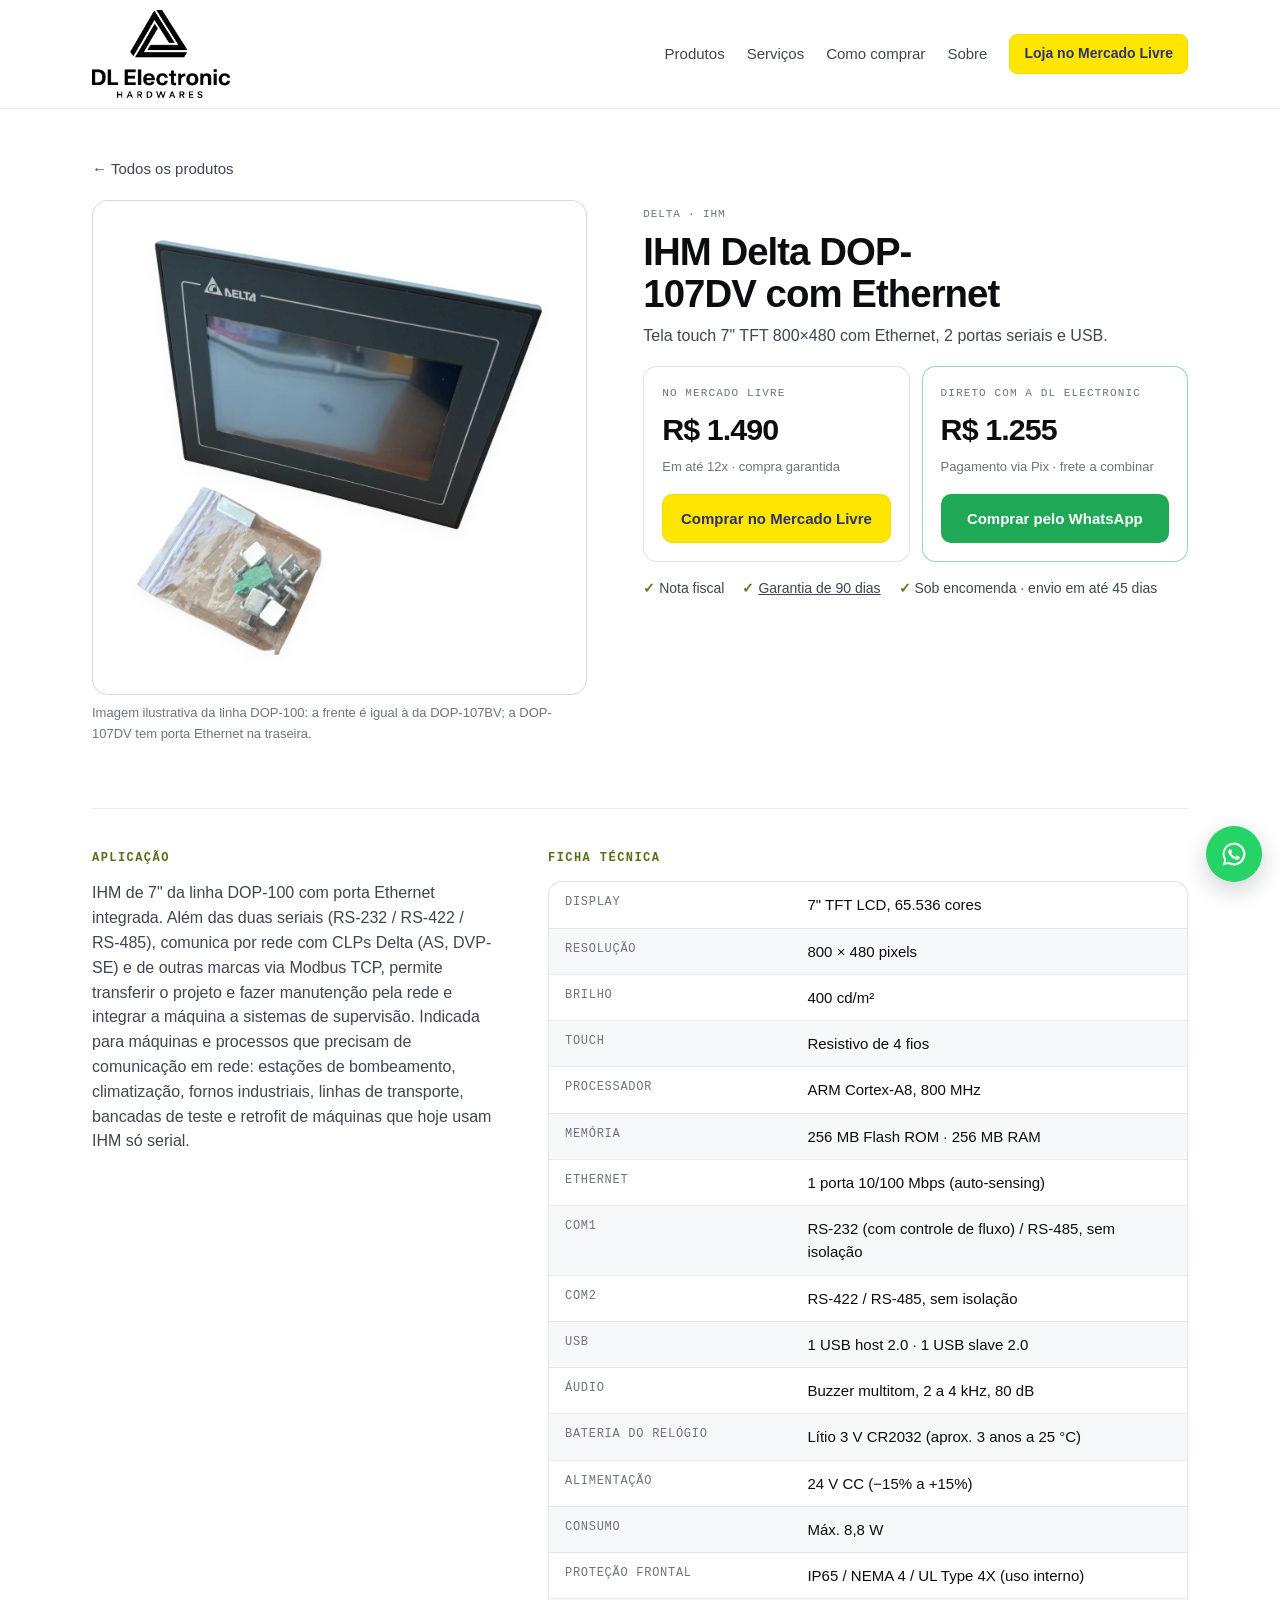
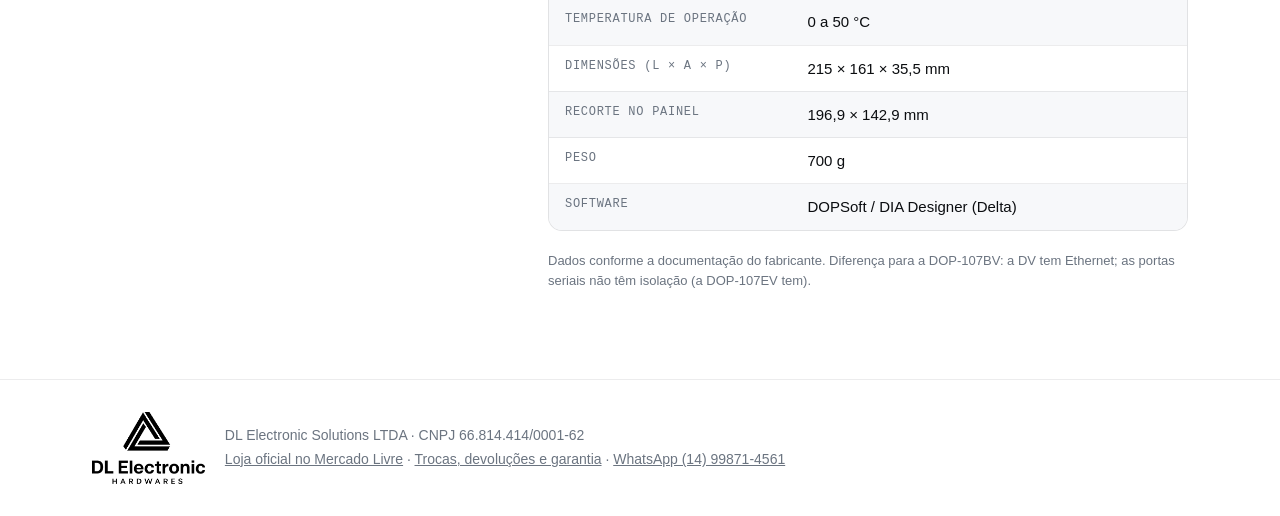
<file: produto/dop-107dv/index.html>
<!doctype html>
<html lang="pt-BR">
<head>
<meta charset="utf-8">
<meta name="viewport" content="width=device-width, initial-scale=1, viewport-fit=cover">
<title>IHM Delta DOP-107DV com Ethernet | DL Electronic</title>
<meta name="description" content="IHM Delta DOP-107DV com Ethernet novo e lacrado. Tela touch 7&quot; TFT 800×480 com Ethernet, 2 portas seriais e USB. Compre pelo Mercado Livre ou direto pelo WhatsApp, com envio para todo o Brasil.">
<link rel="canonical" href="https://dlelectronic.com.br/produto/dop-107dv/">
<link rel="icon" href="/img/favicon.png" type="image/png">
<link rel="apple-touch-icon" href="/img/apple-touch-icon.png">
<meta name="theme-color" content="#ffffff">
<meta property="og:type" content="product">
<meta property="og:title" content="IHM Delta DOP-107DV com Ethernet | DL Electronic">
<meta property="og:description" content="IHM Delta DOP-107DV com Ethernet novo e lacrado. Tela touch 7&quot; TFT 800×480 com Ethernet, 2 portas seriais e USB. Compre pelo Mercado Livre ou direto pelo WhatsApp, com envio para todo o Brasil.">
<meta property="og:url" content="https://dlelectronic.com.br/produto/dop-107dv/">
<meta property="og:image" content="https://dlelectronic.com.br/img/dop-107bv.jpg">
<link rel="stylesheet" href="/style.css?v=20261128b">
<script type="application/ld+json">{"@context": "https://schema.org", "@type": "Product", "name": "IHM Delta DOP-107DV com Ethernet", "image": ["https://dlelectronic.com.br/img/dop-107bv.jpg"], "description": "IHM de 7\" da linha DOP-100 com porta Ethernet integrada. Além das duas seriais (RS-232 / RS-422 / RS-485), comunica por rede com CLPs Delta (AS, DVP-SE) e de outras marcas via Modbus TCP, permite transferir o projeto e fazer manutenção pela rede e integrar a máquina a sistemas de supervisão. Indicada para máquinas e processos que precisam de comunicação em rede: estações de bombeamento, climatização, fornos industriais, linhas de transporte, bancadas de teste e retrofit de máquinas que hoje usam IHM só serial.", "sku": "DOP-107DV", "mpn": "DOP-107DV", "brand": {"@type": "Brand", "name": "Delta"}, "offers": {"@type": "Offer", "url": "https://dlelectronic.com.br/produto/dop-107dv/", "priceCurrency": "BRL", "price": "1255.00", "availability": "https://schema.org/InStock", "itemCondition": "https://schema.org/NewCondition", "seller": {"@type": "Organization", "name": "DL Electronic Solutions LTDA"}}}</script>
<script type="application/ld+json">{"@context": "https://schema.org", "@type": "BreadcrumbList", "itemListElement": [{"@type": "ListItem", "position": 1, "name": "Produtos", "item": "https://dlelectronic.com.br/#produtos"}, {"@type": "ListItem", "position": 2, "name": "IHM Delta DOP-107DV com Ethernet", "item": "https://dlelectronic.com.br/produto/dop-107dv/"}]}</script>
</head>
<body>
<header class="top">
  <div class="wrap top-in">
    <a class="brand" href="/" aria-label="DL Electronic — início"><img src="/img/logo-escuro.png" alt="DL Electronic Hardwares" width="859" height="548"></a>
    <nav class="nav" aria-label="Seções">
      <a href="/#produtos">Produtos</a>
      <a href="/#servicos">Serviços</a>
      <a href="/#como-comprar">Como comprar</a>
      <a href="/#sobre">Sobre</a>
      <a class="btn btn-sm" href="https://www.mercadolivre.com.br/pagina/dlelectronic" target="_blank" rel="noopener">Loja no Mercado Livre</a>
    </nav>
  </div>
</header>

<main>
  <section id="detalhe" class="section det" data-pagina="dop-107dv">
    <div class="wrap">
      <a class="back" href="/#produtos">← Todos os produtos</a>
      <div class="det-grid">
        <div class="det-media">
          <div class="det-img is-photo"><img id="foto" src="/img/dop-107bv.jpg" alt="IHM Delta DOP-107DV com Ethernet" width="800" height="800"></div>
          <p class="note foto-nota">Imagem ilustrativa da linha DOP-100: a frente é igual à da DOP-107BV; a DOP-107DV tem porta Ethernet na traseira.</p>
        </div>
        <div class="det-info">
          <span class="tag">Delta · IHM</span>
          <h1 class="det-title">IHM Delta DOP-107DV com Ethernet</h1>
          <p class="det-resumo">Tela touch 7&quot; TFT 800×480 com Ethernet, 2 portas seriais e USB.</p>
          <div class="buy"><div class="buy-opt"><span class="buy-lbl">No Mercado Livre</span><strong class="buy-price">R$ 1.490</strong><span class="buy-sub">Em até 12x · compra garantida</span>
          <a class="btn" href="https://www.mercadolivre.com.br/pagina/dlelectronic" target="_blank" rel="noopener">Comprar no Mercado Livre</a></div>
        <div class="buy-opt buy-direct"><span class="buy-lbl">Direto com a DL Electronic</span><strong class="buy-price">R$ 1.255</strong><span class="buy-sub">Pagamento via Pix · frete a combinar</span>
          <a class="btn btn-wa" href="https://wa.me/5514998714561?text=Ol%C3%A1%21%20Quero%20comprar%20o%20produto%20IHM%20Delta%20DOP-107DV%20com%20Ethernet%20por%20R%24%201.255%20%28compra%20direta%29." target="_blank" rel="noopener">Comprar pelo WhatsApp</a></div></div>
          <ul class="selos"><li>Nota fiscal</li><li><a href="/politicas/">Garantia de 90 dias</a></li><li>Sob encomenda · envio em até 45 dias</li></ul>
        </div>
      </div>
      <div class="det-tec"><section class="det-bloco"><h2 class="det-h">Aplicação</h2><p class="det-aplic">IHM de 7&quot; da linha DOP-100 com porta Ethernet integrada. Além das duas seriais (RS-232 / RS-422 / RS-485), comunica por rede com CLPs Delta (AS, DVP-SE) e de outras marcas via Modbus TCP, permite transferir o projeto e fazer manutenção pela rede e integrar a máquina a sistemas de supervisão. Indicada para máquinas e processos que precisam de comunicação em rede: estações de bombeamento, climatização, fornos industriais, linhas de transporte, bancadas de teste e retrofit de máquinas que hoje usam IHM só serial.</p></section><section class="det-bloco"><h2 class="det-h">Ficha técnica</h2><div class="ficha-wrap"><table class="ficha"><tbody><tr><th scope="row">Display</th><td>7&quot; TFT LCD, 65.536 cores</td></tr><tr><th scope="row">Resolução</th><td>800 × 480 pixels</td></tr><tr><th scope="row">Brilho</th><td>400 cd/m²</td></tr><tr><th scope="row">Touch</th><td>Resistivo de 4 fios</td></tr><tr><th scope="row">Processador</th><td>ARM Cortex-A8, 800 MHz</td></tr><tr><th scope="row">Memória</th><td>256 MB Flash ROM · 256 MB RAM</td></tr><tr><th scope="row">Ethernet</th><td>1 porta 10/100 Mbps (auto-sensing)</td></tr><tr><th scope="row">COM1</th><td>RS-232 (com controle de fluxo) / RS-485, sem isolação</td></tr><tr><th scope="row">COM2</th><td>RS-422 / RS-485, sem isolação</td></tr><tr><th scope="row">USB</th><td>1 USB host 2.0 · 1 USB slave 2.0</td></tr><tr><th scope="row">Áudio</th><td>Buzzer multitom, 2 a 4 kHz, 80 dB</td></tr><tr><th scope="row">Bateria do relógio</th><td>Lítio 3 V CR2032 (aprox. 3 anos a 25 °C)</td></tr><tr><th scope="row">Alimentação</th><td>24 V CC (−15% a +15%)</td></tr><tr><th scope="row">Consumo</th><td>Máx. 8,8 W</td></tr><tr><th scope="row">Proteção frontal</th><td>IP65 / NEMA 4 / UL Type 4X (uso interno)</td></tr><tr><th scope="row">Temperatura de operação</th><td>0 a 50 °C</td></tr><tr><th scope="row">Dimensões (L × A × P)</th><td>215 × 161 × 35,5 mm</td></tr><tr><th scope="row">Recorte no painel</th><td>196,9 × 142,9 mm</td></tr><tr><th scope="row">Peso</th><td>700 g</td></tr><tr><th scope="row">Software</th><td>DOPSoft / DIA Designer (Delta)</td></tr></tbody></table></div><p class="note">Dados conforme a documentação do fabricante. Diferença para a DOP-107BV: a DV tem Ethernet; as portas seriais não têm isolação (a DOP-107EV tem).</p></section></div>
      
    </div>
  </section>
</main>

<footer class="foot">
  <div class="wrap foot-in">
    <img src="/img/logo-escuro.png" alt="DL Electronic" width="859" height="548" class="foot-logo">
    <div>
      <p>DL Electronic Solutions LTDA · CNPJ 66.814.414/0001-62</p>
      <p><a href="https://www.mercadolivre.com.br/pagina/dlelectronic" target="_blank" rel="noopener">Loja oficial no Mercado Livre</a> · <a href="/politicas/">Trocas, devoluções e garantia</a> · <a class="js-wa" data-wa-msg="Olá! Vim pelo site da DL Electronic." href="https://wa.me/5514998714561" target="_blank" rel="noopener">WhatsApp (14) 99871-4561</a></p>
    </div>
  </div>
</footer>

<a class="wa-fab js-wa" href="#" target="_blank" rel="noopener" aria-label="Falar no WhatsApp" data-wa-msg="Olá! Vi o IHM Delta DOP-107DV com Ethernet no site da DL Electronic." hidden>
  <svg viewBox="0 0 32 32" width="28" height="28" aria-hidden="true"><path fill="currentColor" d="M16 3a13 13 0 0 0-11.2 19.6L3 29l6.6-1.7A13 13 0 1 0 16 3zm0 23.6c-2 0-3.9-.5-5.6-1.5l-.4-.2-3.9 1 1-3.8-.3-.4A10.6 10.6 0 1 1 16 26.6zm5.8-7.9c-.3-.2-1.9-.9-2.2-1-.3-.1-.5-.2-.7.2l-1 1.2c-.2.2-.4.2-.7.1a8.7 8.7 0 0 1-4.3-3.8c-.3-.6.3-.5.9-1.6.1-.2 0-.4 0-.5l-1-2.4c-.3-.6-.5-.5-.7-.5h-.6c-.2 0-.6.1-.9.4-.3.3-1.1 1.1-1.1 2.7s1.2 3.2 1.3 3.4c.2.2 2.3 3.5 5.5 4.9 2 .9 2.8.9 3.8.8.6-.1 1.9-.8 2.2-1.5.3-.8.3-1.4.2-1.5l-.7-.4z"/></svg>
</a>
<script>document.querySelectorAll(".det-thumb").forEach(function(b){b.addEventListener("click",function(){document.getElementById("foto").src=b.dataset.src;document.querySelectorAll(".det-thumb").forEach(function(x){x.classList.toggle("is-on",x===b)})})});</script>
<script src="/produtos.js?v=20261128b"></script>
<script src="/app.js?v=20261128b"></script>
</body>
</html>
</file>
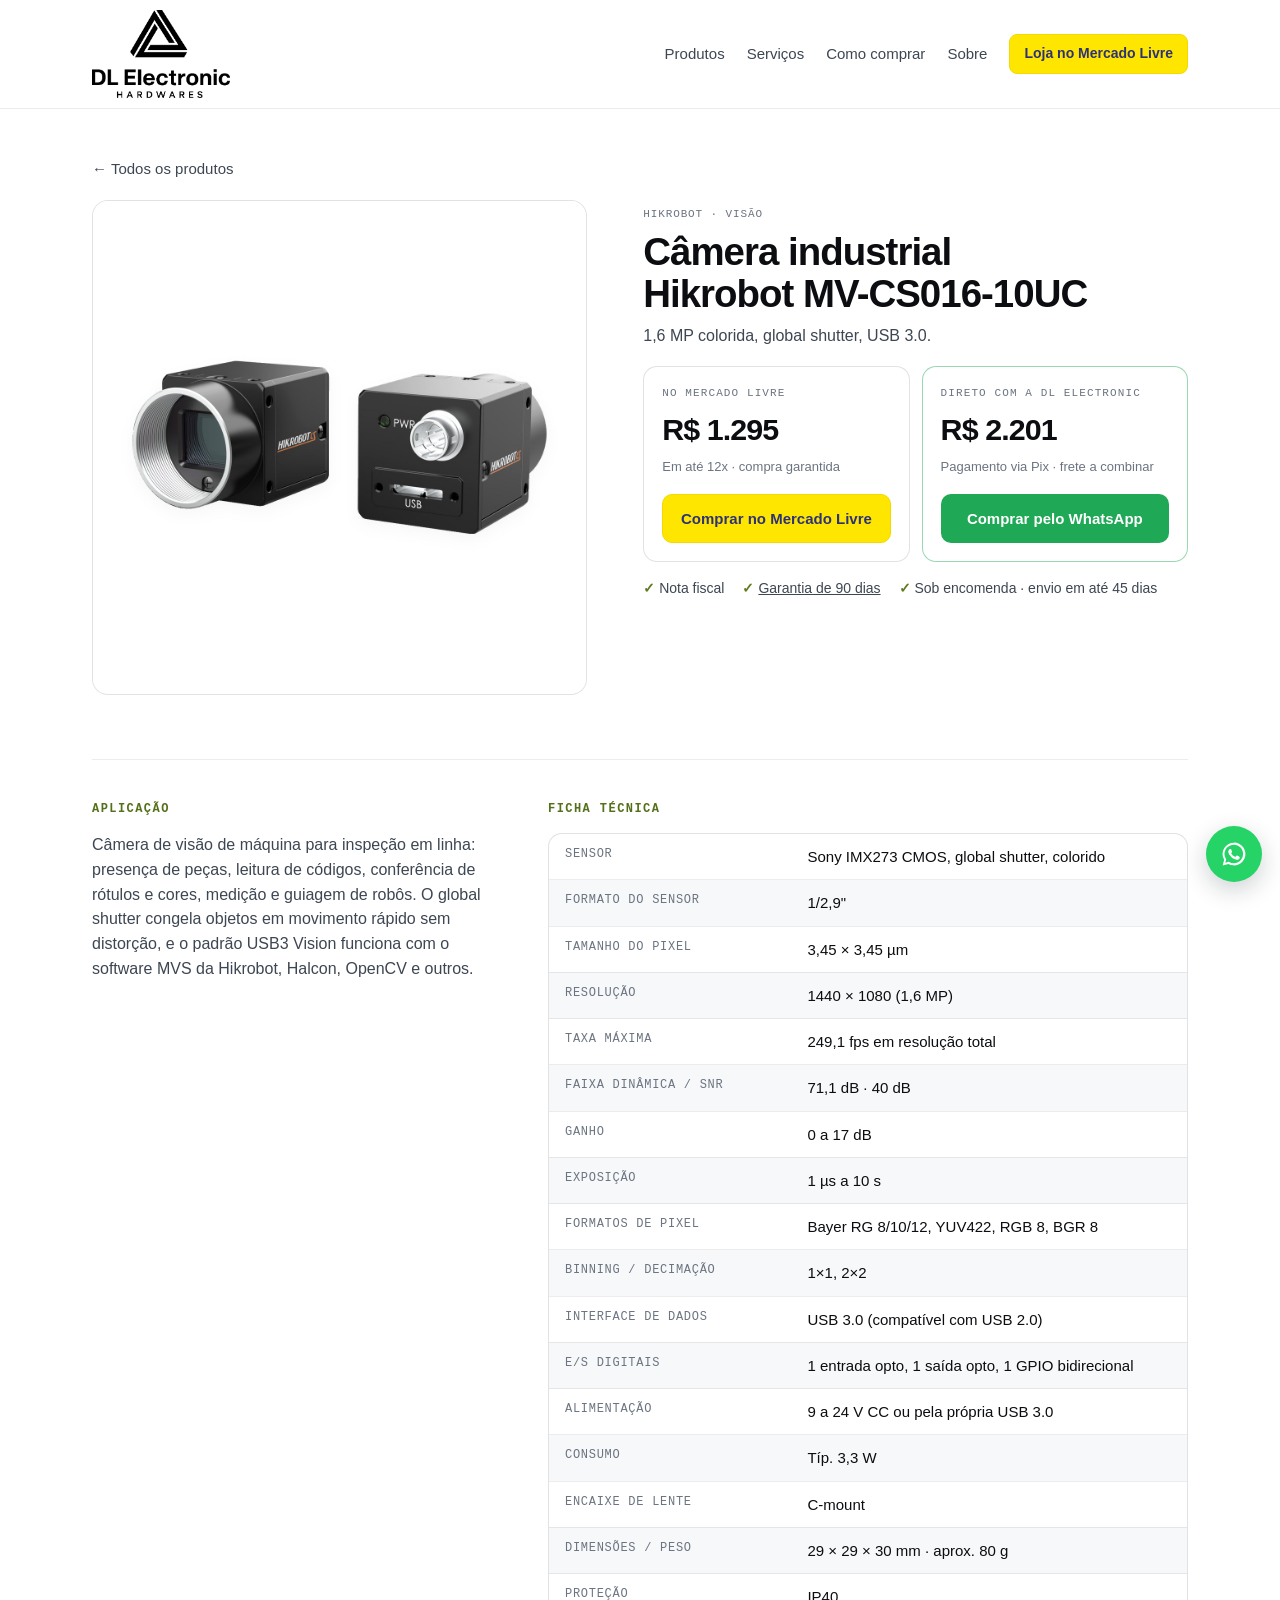
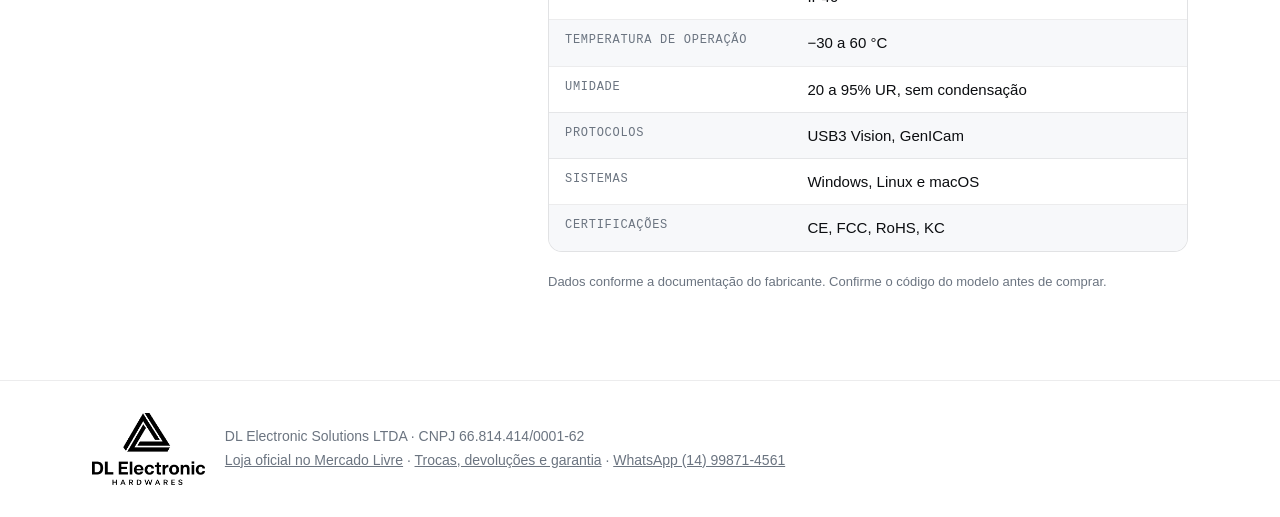
<file: produto/hikrobot-mv-cs016/index.html>
<!doctype html>
<html lang="pt-BR">
<head>
<meta charset="utf-8">
<meta name="viewport" content="width=device-width, initial-scale=1, viewport-fit=cover">
<title>Câmera industrial Hikrobot MV-CS016-10UC | DL Electronic</title>
<meta name="description" content="Câmera industrial Hikrobot MV-CS016-10UC novo e lacrado. 1,6 MP colorida, global shutter, USB 3.0. Compre pelo Mercado Livre ou direto pelo WhatsApp, com envio para todo o Brasil.">
<link rel="canonical" href="https://dlelectronic.com.br/produto/hikrobot-mv-cs016/">
<link rel="icon" href="/img/favicon.png" type="image/png">
<link rel="apple-touch-icon" href="/img/apple-touch-icon.png">
<meta name="theme-color" content="#ffffff">
<meta property="og:type" content="product">
<meta property="og:title" content="Câmera industrial Hikrobot MV-CS016-10UC | DL Electronic">
<meta property="og:description" content="Câmera industrial Hikrobot MV-CS016-10UC novo e lacrado. 1,6 MP colorida, global shutter, USB 3.0. Compre pelo Mercado Livre ou direto pelo WhatsApp, com envio para todo o Brasil.">
<meta property="og:url" content="https://dlelectronic.com.br/produto/hikrobot-mv-cs016/">
<meta property="og:image" content="https://dlelectronic.com.br/img/hikrobot-mv-cs016.jpg">
<link rel="stylesheet" href="/style.css?v=20261128b">
<script type="application/ld+json">{"@context": "https://schema.org", "@type": "Product", "name": "Câmera industrial Hikrobot MV-CS016-10UC", "image": ["https://dlelectronic.com.br/img/hikrobot-mv-cs016.jpg"], "description": "Câmera de visão de máquina para inspeção em linha: presença de peças, leitura de códigos, conferência de rótulos e cores, medição e guiagem de robôs. O global shutter congela objetos em movimento rápido sem distorção, e o padrão USB3 Vision funciona com o software MVS da Hikrobot, Halcon, OpenCV e outros.", "sku": "HIKROBOT-MV-CS016", "mpn": "HIKROBOT-MV-CS016", "brand": {"@type": "Brand", "name": "Hikrobot"}, "offers": {"@type": "Offer", "url": "https://dlelectronic.com.br/produto/hikrobot-mv-cs016/", "priceCurrency": "BRL", "price": "2201.00", "availability": "https://schema.org/InStock", "itemCondition": "https://schema.org/NewCondition", "seller": {"@type": "Organization", "name": "DL Electronic Solutions LTDA"}}}</script>
<script type="application/ld+json">{"@context": "https://schema.org", "@type": "BreadcrumbList", "itemListElement": [{"@type": "ListItem", "position": 1, "name": "Produtos", "item": "https://dlelectronic.com.br/#produtos"}, {"@type": "ListItem", "position": 2, "name": "Câmera industrial Hikrobot MV-CS016-10UC", "item": "https://dlelectronic.com.br/produto/hikrobot-mv-cs016/"}]}</script>
</head>
<body>
<header class="top">
  <div class="wrap top-in">
    <a class="brand" href="/" aria-label="DL Electronic — início"><img src="/img/logo-escuro.png" alt="DL Electronic Hardwares" width="859" height="548"></a>
    <nav class="nav" aria-label="Seções">
      <a href="/#produtos">Produtos</a>
      <a href="/#servicos">Serviços</a>
      <a href="/#como-comprar">Como comprar</a>
      <a href="/#sobre">Sobre</a>
      <a class="btn btn-sm" href="https://www.mercadolivre.com.br/pagina/dlelectronic" target="_blank" rel="noopener">Loja no Mercado Livre</a>
    </nav>
  </div>
</header>

<main>
  <section id="detalhe" class="section det" data-pagina="hikrobot-mv-cs016">
    <div class="wrap">
      <a class="back" href="/#produtos">← Todos os produtos</a>
      <div class="det-grid">
        <div class="det-media">
          <div class="det-img"><img id="foto" src="/img/hikrobot-mv-cs016.jpg" alt="Câmera industrial Hikrobot MV-CS016-10UC" width="800" height="800"></div>
          
        </div>
        <div class="det-info">
          <span class="tag">Hikrobot · Visão</span>
          <h1 class="det-title">Câmera industrial Hikrobot MV-CS016-10UC</h1>
          <p class="det-resumo">1,6 MP colorida, global shutter, USB 3.0.</p>
          <div class="buy"><div class="buy-opt"><span class="buy-lbl">No Mercado Livre</span><strong class="buy-price">R$ 1.295</strong><span class="buy-sub">Em até 12x · compra garantida</span>
          <a class="btn" href="https://www.mercadolivre.com.br/camera-industrial-hikrobot-mvcs01610uc-usb-30-16mp/up/MLBU4473594818?pdp_filters=item_id%3AMLB7267176056" target="_blank" rel="noopener">Comprar no Mercado Livre</a></div>
        <div class="buy-opt buy-direct"><span class="buy-lbl">Direto com a DL Electronic</span><strong class="buy-price">R$ 2.201</strong><span class="buy-sub">Pagamento via Pix · frete a combinar</span>
          <a class="btn btn-wa" href="https://wa.me/5514998714561?text=Ol%C3%A1%21%20Quero%20comprar%20o%20produto%20C%C3%A2mera%20industrial%20Hikrobot%20MV-CS016-10UC%20por%20R%24%202.201%20%28compra%20direta%29." target="_blank" rel="noopener">Comprar pelo WhatsApp</a></div></div>
          <ul class="selos"><li>Nota fiscal</li><li><a href="/politicas/">Garantia de 90 dias</a></li><li>Sob encomenda · envio em até 45 dias</li></ul>
        </div>
      </div>
      <div class="det-tec"><section class="det-bloco"><h2 class="det-h">Aplicação</h2><p class="det-aplic">Câmera de visão de máquina para inspeção em linha: presença de peças, leitura de códigos, conferência de rótulos e cores, medição e guiagem de robôs. O global shutter congela objetos em movimento rápido sem distorção, e o padrão USB3 Vision funciona com o software MVS da Hikrobot, Halcon, OpenCV e outros.</p></section><section class="det-bloco"><h2 class="det-h">Ficha técnica</h2><div class="ficha-wrap"><table class="ficha"><tbody><tr><th scope="row">Sensor</th><td>Sony IMX273 CMOS, global shutter, colorido</td></tr><tr><th scope="row">Formato do sensor</th><td>1/2,9&quot;</td></tr><tr><th scope="row">Tamanho do pixel</th><td>3,45 × 3,45 µm</td></tr><tr><th scope="row">Resolução</th><td>1440 × 1080 (1,6 MP)</td></tr><tr><th scope="row">Taxa máxima</th><td>249,1 fps em resolução total</td></tr><tr><th scope="row">Faixa dinâmica / SNR</th><td>71,1 dB · 40 dB</td></tr><tr><th scope="row">Ganho</th><td>0 a 17 dB</td></tr><tr><th scope="row">Exposição</th><td>1 µs a 10 s</td></tr><tr><th scope="row">Formatos de pixel</th><td>Bayer RG 8/10/12, YUV422, RGB 8, BGR 8</td></tr><tr><th scope="row">Binning / decimação</th><td>1×1, 2×2</td></tr><tr><th scope="row">Interface de dados</th><td>USB 3.0 (compatível com USB 2.0)</td></tr><tr><th scope="row">E/S digitais</th><td>1 entrada opto, 1 saída opto, 1 GPIO bidirecional</td></tr><tr><th scope="row">Alimentação</th><td>9 a 24 V CC ou pela própria USB 3.0</td></tr><tr><th scope="row">Consumo</th><td>Típ. 3,3 W</td></tr><tr><th scope="row">Encaixe de lente</th><td>C-mount</td></tr><tr><th scope="row">Dimensões / peso</th><td>29 × 29 × 30 mm · aprox. 80 g</td></tr><tr><th scope="row">Proteção</th><td>IP40</td></tr><tr><th scope="row">Temperatura de operação</th><td>−30 a 60 °C</td></tr><tr><th scope="row">Umidade</th><td>20 a 95% UR, sem condensação</td></tr><tr><th scope="row">Protocolos</th><td>USB3 Vision, GenICam</td></tr><tr><th scope="row">Sistemas</th><td>Windows, Linux e macOS</td></tr><tr><th scope="row">Certificações</th><td>CE, FCC, RoHS, KC</td></tr></tbody></table></div><p class="note">Dados conforme a documentação do fabricante. Confirme o código do modelo antes de comprar.</p></section></div>
      
    </div>
  </section>
</main>

<footer class="foot">
  <div class="wrap foot-in">
    <img src="/img/logo-escuro.png" alt="DL Electronic" width="859" height="548" class="foot-logo">
    <div>
      <p>DL Electronic Solutions LTDA · CNPJ 66.814.414/0001-62</p>
      <p><a href="https://www.mercadolivre.com.br/pagina/dlelectronic" target="_blank" rel="noopener">Loja oficial no Mercado Livre</a> · <a href="/politicas/">Trocas, devoluções e garantia</a> · <a class="js-wa" data-wa-msg="Olá! Vim pelo site da DL Electronic." href="https://wa.me/5514998714561" target="_blank" rel="noopener">WhatsApp (14) 99871-4561</a></p>
    </div>
  </div>
</footer>

<a class="wa-fab js-wa" href="#" target="_blank" rel="noopener" aria-label="Falar no WhatsApp" data-wa-msg="Olá! Vi o Câmera industrial Hikrobot MV-CS016-10UC no site da DL Electronic." hidden>
  <svg viewBox="0 0 32 32" width="28" height="28" aria-hidden="true"><path fill="currentColor" d="M16 3a13 13 0 0 0-11.2 19.6L3 29l6.6-1.7A13 13 0 1 0 16 3zm0 23.6c-2 0-3.9-.5-5.6-1.5l-.4-.2-3.9 1 1-3.8-.3-.4A10.6 10.6 0 1 1 16 26.6zm5.8-7.9c-.3-.2-1.9-.9-2.2-1-.3-.1-.5-.2-.7.2l-1 1.2c-.2.2-.4.2-.7.1a8.7 8.7 0 0 1-4.3-3.8c-.3-.6.3-.5.9-1.6.1-.2 0-.4 0-.5l-1-2.4c-.3-.6-.5-.5-.7-.5h-.6c-.2 0-.6.1-.9.4-.3.3-1.1 1.1-1.1 2.7s1.2 3.2 1.3 3.4c.2.2 2.3 3.5 5.5 4.9 2 .9 2.8.9 3.8.8.6-.1 1.9-.8 2.2-1.5.3-.8.3-1.4.2-1.5l-.7-.4z"/></svg>
</a>
<script>document.querySelectorAll(".det-thumb").forEach(function(b){b.addEventListener("click",function(){document.getElementById("foto").src=b.dataset.src;document.querySelectorAll(".det-thumb").forEach(function(x){x.classList.toggle("is-on",x===b)})})});</script>
<script src="/produtos.js?v=20261128b"></script>
<script src="/app.js?v=20261128b"></script>
</body>
</html>
</file>
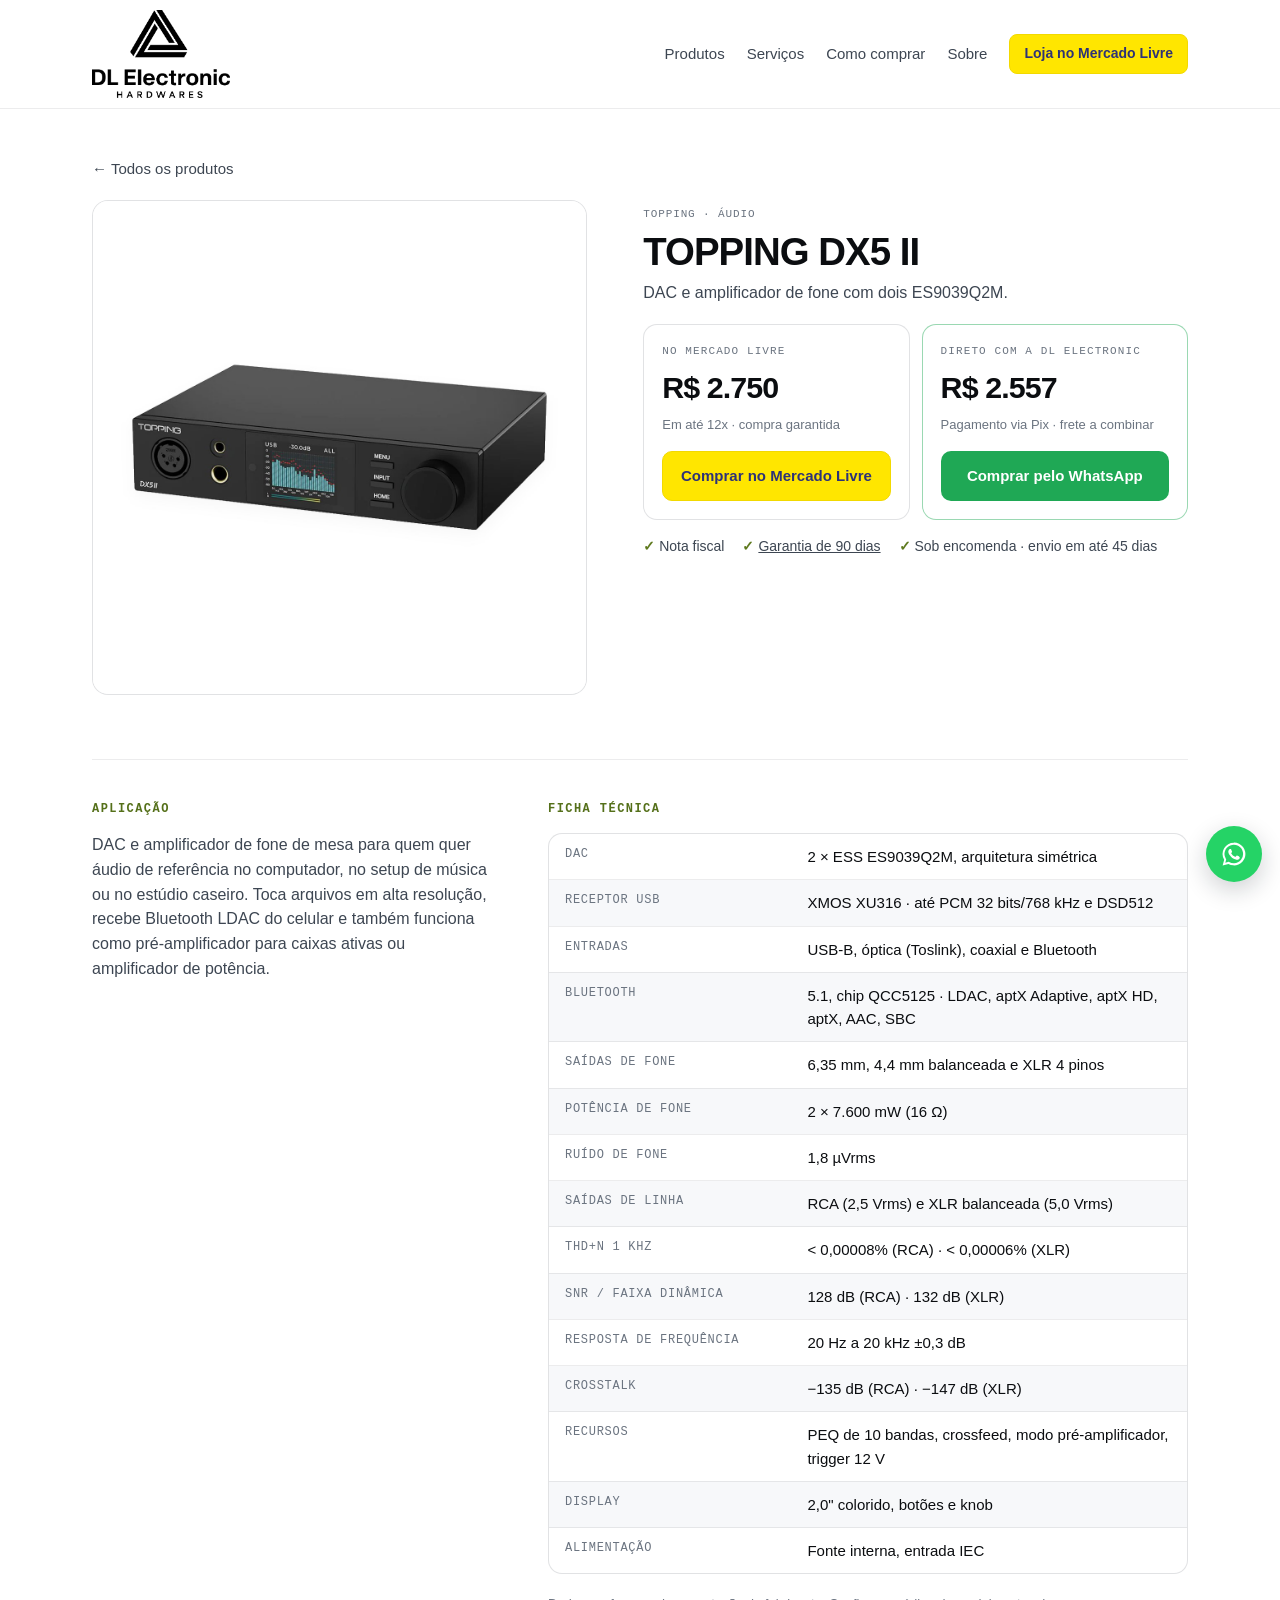
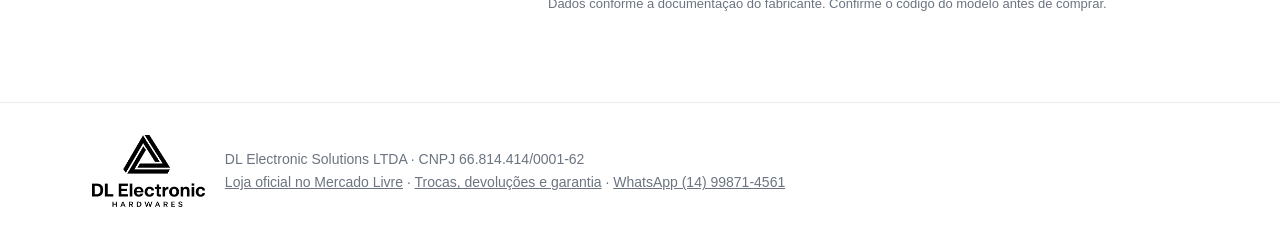
<file: produto/topping-dx5-ii/index.html>
<!doctype html>
<html lang="pt-BR">
<head>
<meta charset="utf-8">
<meta name="viewport" content="width=device-width, initial-scale=1, viewport-fit=cover">
<title>TOPPING DX5 II | DL Electronic</title>
<meta name="description" content="TOPPING DX5 II novo e lacrado. DAC e amplificador de fone com dois ES9039Q2M. Compre pelo Mercado Livre ou direto pelo WhatsApp, com envio para todo o Brasil.">
<link rel="canonical" href="https://dlelectronic.com.br/produto/topping-dx5-ii/">
<link rel="icon" href="/img/favicon.png" type="image/png">
<link rel="apple-touch-icon" href="/img/apple-touch-icon.png">
<meta name="theme-color" content="#ffffff">
<meta property="og:type" content="product">
<meta property="og:title" content="TOPPING DX5 II | DL Electronic">
<meta property="og:description" content="TOPPING DX5 II novo e lacrado. DAC e amplificador de fone com dois ES9039Q2M. Compre pelo Mercado Livre ou direto pelo WhatsApp, com envio para todo o Brasil.">
<meta property="og:url" content="https://dlelectronic.com.br/produto/topping-dx5-ii/">
<meta property="og:image" content="https://dlelectronic.com.br/img/topping-dx5-ii.jpg">
<link rel="stylesheet" href="/style.css?v=20261128b">
<script type="application/ld+json">{"@context": "https://schema.org", "@type": "Product", "name": "TOPPING DX5 II", "image": ["https://dlelectronic.com.br/img/topping-dx5-ii.jpg"], "description": "DAC e amplificador de fone de mesa para quem quer áudio de referência no computador, no setup de música ou no estúdio caseiro. Toca arquivos em alta resolução, recebe Bluetooth LDAC do celular e também funciona como pré-amplificador para caixas ativas ou amplificador de potência.", "sku": "TOPPING-DX5-II", "mpn": "TOPPING-DX5-II", "brand": {"@type": "Brand", "name": "TOPPING"}, "offers": {"@type": "Offer", "url": "https://dlelectronic.com.br/produto/topping-dx5-ii/", "priceCurrency": "BRL", "price": "2557.00", "availability": "https://schema.org/InStock", "itemCondition": "https://schema.org/NewCondition", "seller": {"@type": "Organization", "name": "DL Electronic Solutions LTDA"}}}</script>
<script type="application/ld+json">{"@context": "https://schema.org", "@type": "BreadcrumbList", "itemListElement": [{"@type": "ListItem", "position": 1, "name": "Produtos", "item": "https://dlelectronic.com.br/#produtos"}, {"@type": "ListItem", "position": 2, "name": "TOPPING DX5 II", "item": "https://dlelectronic.com.br/produto/topping-dx5-ii/"}]}</script>
</head>
<body>
<header class="top">
  <div class="wrap top-in">
    <a class="brand" href="/" aria-label="DL Electronic — início"><img src="/img/logo-escuro.png" alt="DL Electronic Hardwares" width="859" height="548"></a>
    <nav class="nav" aria-label="Seções">
      <a href="/#produtos">Produtos</a>
      <a href="/#servicos">Serviços</a>
      <a href="/#como-comprar">Como comprar</a>
      <a href="/#sobre">Sobre</a>
      <a class="btn btn-sm" href="https://www.mercadolivre.com.br/pagina/dlelectronic" target="_blank" rel="noopener">Loja no Mercado Livre</a>
    </nav>
  </div>
</header>

<main>
  <section id="detalhe" class="section det" data-pagina="topping-dx5-ii">
    <div class="wrap">
      <a class="back" href="/#produtos">← Todos os produtos</a>
      <div class="det-grid">
        <div class="det-media">
          <div class="det-img"><img id="foto" src="/img/topping-dx5-ii.jpg" alt="TOPPING DX5 II" width="800" height="800"></div>
          
        </div>
        <div class="det-info">
          <span class="tag">TOPPING · Áudio</span>
          <h1 class="det-title">TOPPING DX5 II</h1>
          <p class="det-resumo">DAC e amplificador de fone com dois ES9039Q2M.</p>
          <div class="buy"><div class="buy-opt"><span class="buy-lbl">No Mercado Livre</span><strong class="buy-price">R$ 2.750</strong><span class="buy-sub">Em até 12x · compra garantida</span>
          <a class="btn" href="https://www.mercadolivre.com.br/topping-dx5-2-dac-usb-e-amp-de-fones-lacradopronta-entrega/up/MLBU3825472001?pdp_filters=item_id%3AMLB6664772030" target="_blank" rel="noopener">Comprar no Mercado Livre</a></div>
        <div class="buy-opt buy-direct"><span class="buy-lbl">Direto com a DL Electronic</span><strong class="buy-price">R$ 2.557</strong><span class="buy-sub">Pagamento via Pix · frete a combinar</span>
          <a class="btn btn-wa" href="https://wa.me/5514998714561?text=Ol%C3%A1%21%20Quero%20comprar%20o%20produto%20TOPPING%20DX5%20II%20por%20R%24%202.557%20%28compra%20direta%29." target="_blank" rel="noopener">Comprar pelo WhatsApp</a></div></div>
          <ul class="selos"><li>Nota fiscal</li><li><a href="/politicas/">Garantia de 90 dias</a></li><li>Sob encomenda · envio em até 45 dias</li></ul>
        </div>
      </div>
      <div class="det-tec"><section class="det-bloco"><h2 class="det-h">Aplicação</h2><p class="det-aplic">DAC e amplificador de fone de mesa para quem quer áudio de referência no computador, no setup de música ou no estúdio caseiro. Toca arquivos em alta resolução, recebe Bluetooth LDAC do celular e também funciona como pré-amplificador para caixas ativas ou amplificador de potência.</p></section><section class="det-bloco"><h2 class="det-h">Ficha técnica</h2><div class="ficha-wrap"><table class="ficha"><tbody><tr><th scope="row">DAC</th><td>2 × ESS ES9039Q2M, arquitetura simétrica</td></tr><tr><th scope="row">Receptor USB</th><td>XMOS XU316 · até PCM 32 bits/768 kHz e DSD512</td></tr><tr><th scope="row">Entradas</th><td>USB-B, óptica (Toslink), coaxial e Bluetooth</td></tr><tr><th scope="row">Bluetooth</th><td>5.1, chip QCC5125 · LDAC, aptX Adaptive, aptX HD, aptX, AAC, SBC</td></tr><tr><th scope="row">Saídas de fone</th><td>6,35 mm, 4,4 mm balanceada e XLR 4 pinos</td></tr><tr><th scope="row">Potência de fone</th><td>2 × 7.600 mW (16 Ω)</td></tr><tr><th scope="row">Ruído de fone</th><td>1,8 µVrms</td></tr><tr><th scope="row">Saídas de linha</th><td>RCA (2,5 Vrms) e XLR balanceada (5,0 Vrms)</td></tr><tr><th scope="row">THD+N 1 kHz</th><td>&lt; 0,00008% (RCA) · &lt; 0,00006% (XLR)</td></tr><tr><th scope="row">SNR / faixa dinâmica</th><td>128 dB (RCA) · 132 dB (XLR)</td></tr><tr><th scope="row">Resposta de frequência</th><td>20 Hz a 20 kHz ±0,3 dB</td></tr><tr><th scope="row">Crosstalk</th><td>−135 dB (RCA) · −147 dB (XLR)</td></tr><tr><th scope="row">Recursos</th><td>PEQ de 10 bandas, crossfeed, modo pré-amplificador, trigger 12 V</td></tr><tr><th scope="row">Display</th><td>2,0&quot; colorido, botões e knob</td></tr><tr><th scope="row">Alimentação</th><td>Fonte interna, entrada IEC</td></tr></tbody></table></div><p class="note">Dados conforme a documentação do fabricante. Confirme o código do modelo antes de comprar.</p></section></div>
      
    </div>
  </section>
</main>

<footer class="foot">
  <div class="wrap foot-in">
    <img src="/img/logo-escuro.png" alt="DL Electronic" width="859" height="548" class="foot-logo">
    <div>
      <p>DL Electronic Solutions LTDA · CNPJ 66.814.414/0001-62</p>
      <p><a href="https://www.mercadolivre.com.br/pagina/dlelectronic" target="_blank" rel="noopener">Loja oficial no Mercado Livre</a> · <a href="/politicas/">Trocas, devoluções e garantia</a> · <a class="js-wa" data-wa-msg="Olá! Vim pelo site da DL Electronic." href="https://wa.me/5514998714561" target="_blank" rel="noopener">WhatsApp (14) 99871-4561</a></p>
    </div>
  </div>
</footer>

<a class="wa-fab js-wa" href="#" target="_blank" rel="noopener" aria-label="Falar no WhatsApp" data-wa-msg="Olá! Vi o TOPPING DX5 II no site da DL Electronic." hidden>
  <svg viewBox="0 0 32 32" width="28" height="28" aria-hidden="true"><path fill="currentColor" d="M16 3a13 13 0 0 0-11.2 19.6L3 29l6.6-1.7A13 13 0 1 0 16 3zm0 23.6c-2 0-3.9-.5-5.6-1.5l-.4-.2-3.9 1 1-3.8-.3-.4A10.6 10.6 0 1 1 16 26.6zm5.8-7.9c-.3-.2-1.9-.9-2.2-1-.3-.1-.5-.2-.7.2l-1 1.2c-.2.2-.4.2-.7.1a8.7 8.7 0 0 1-4.3-3.8c-.3-.6.3-.5.9-1.6.1-.2 0-.4 0-.5l-1-2.4c-.3-.6-.5-.5-.7-.5h-.6c-.2 0-.6.1-.9.4-.3.3-1.1 1.1-1.1 2.7s1.2 3.2 1.3 3.4c.2.2 2.3 3.5 5.5 4.9 2 .9 2.8.9 3.8.8.6-.1 1.9-.8 2.2-1.5.3-.8.3-1.4.2-1.5l-.7-.4z"/></svg>
</a>
<script>document.querySelectorAll(".det-thumb").forEach(function(b){b.addEventListener("click",function(){document.getElementById("foto").src=b.dataset.src;document.querySelectorAll(".det-thumb").forEach(function(x){x.classList.toggle("is-on",x===b)})})});</script>
<script src="/produtos.js?v=20261128b"></script>
<script src="/app.js?v=20261128b"></script>
</body>
</html>
</file>
<file: style.css>
/* DL Electronic — grafite e titânio, um acento ciano de instrumento. */
:root {
  --bg: #ffffff; --bg2: #f5f6f8; --card: #ffffff; --card-top: #ffffff; --edge: rgba(15,23,35,.12); --hi: rgba(255,255,255,0);
  --fg: #0b0d10; --fg2: #3d4652; --fg3: #6b7480; --sep: rgba(15,23,35,.08);
  --accent: #5f7a1f; --accent-ink: #ffffff; --accent-text: #55701a; --glow: rgba(95,122,31,.10);
  --font: -apple-system, BlinkMacSystemFont, "SF Pro Text", "Segoe UI", "Helvetica Neue", Roboto, Arial, sans-serif;
  --mono: ui-monospace, "SF Mono", Menlo, Consolas, monospace;
  color-scheme: light;
}
* { box-sizing: border-box; }
html { scroll-behavior: smooth; }
@media (prefers-reduced-motion: reduce) { html { scroll-behavior: auto; } }
body {
  margin: 0; background: var(--bg); color: var(--fg); font-family: var(--font); font-size: 16px; line-height: 1.55;
  -webkit-font-smoothing: antialiased; font-variant-numeric: tabular-nums;
}
img { max-width: 100%; height: auto; display: block; }
a { color: inherit; }
[hidden] { display: none !important; }
.wrap { width: 100%; max-width: 1160px; margin-inline: auto; padding-inline: clamp(16px, 4vw, 32px); }

/* header */
.top { position: sticky; top: 0; z-index: 10; background: rgba(255,255,255,.85); backdrop-filter: saturate(140%) blur(12px); -webkit-backdrop-filter: saturate(140%) blur(12px); border-bottom: 1px solid var(--sep); padding-top: env(safe-area-inset-top, 0px); }
.top-in { display: flex; align-items: center; justify-content: space-between; gap: 16px; min-height: 108px; }
.brand img { height: 88px; width: auto; }
.nav { display: flex; align-items: center; gap: 22px; font-size: .9375rem; }
.nav a:not(.btn) { text-decoration: none; color: var(--fg2); }
.nav a:not(.btn):hover { color: var(--fg); }
@media (max-width: 720px) { .nav a:not(.btn) { display: none; } .brand img { height: 64px; } }

/* buttons */
.btn { display: inline-flex; align-items: center; justify-content: center; gap: 8px; padding: 12px 20px; border-radius: 10px; background: var(--accent); color: var(--accent-ink); font-weight: 600; text-decoration: none; border: 1px solid transparent; transition: filter .15s ease, background .15s ease; }
.btn:hover { filter: brightness(1.08); }
.btn:focus-visible, .chip:focus-visible { outline: 2px solid var(--accent); outline-offset: 2px; }
.btn-sm { padding: 8px 14px; font-size: .875rem; border-radius: 8px; }
.btn-ghost { background: transparent; color: var(--fg); border-color: var(--edge); }
.btn-ghost:hover { background: rgba(15,23,35,.05); filter: none; }

/* hero */
.hero {
  padding-block: clamp(56px, 10vw, 120px) clamp(48px, 8vw, 96px);
  background:
    linear-gradient(rgba(15,23,35,.035) 1px, transparent 1px) 0 0 / 44px 44px,
    linear-gradient(90deg, rgba(15,23,35,.035) 1px, transparent 1px) 0 0 / 44px 44px,
    radial-gradient(900px 420px at 85% -10%, var(--glow), transparent 65%),
    var(--bg);
  border-bottom: 1px solid var(--sep);
}
.eyebrow { font-family: var(--mono); text-transform: uppercase; letter-spacing: .12em; font-size: .75rem; color: var(--accent); margin: 0 0 14px; }
.hero h1 { font-size: clamp(2rem, 5.2vw, 3.6rem); line-height: 1.05; letter-spacing: -0.03em; font-weight: 700; margin: 0; max-width: 18ch; text-wrap: balance; }
.lead { color: var(--fg2); font-size: clamp(1rem, 1.6vw, 1.2rem); max-width: 60ch; margin: 18px 0 28px; }
.cta-row { display: flex; flex-wrap: wrap; gap: 12px; }
.facts { list-style: none; padding: 0; margin: 40px 0 0; display: grid; grid-template-columns: repeat(auto-fit, minmax(min(100%, 12rem), 1fr)); gap: 12px; max-width: 1000px; }
.facts li { border: 1px solid var(--edge); border-radius: 12px; padding: 14px 16px; background: linear-gradient(180deg, var(--card-top), var(--card)); display: grid; gap: 2px; }
.facts b { font-weight: 600; }
.facts span { color: var(--fg3); font-size: .875rem; }

/* sections */
.section { padding-block: clamp(48px, 8vw, 88px); }
.section.alt { background: var(--bg2); border-block: 1px solid var(--sep); }
.section h2 { font-size: clamp(1.5rem, 3vw, 2.1rem); letter-spacing: -0.02em; margin: 0; }
.sec-head { display: flex; flex-wrap: wrap; align-items: end; justify-content: space-between; gap: 16px; margin-bottom: 24px; }
.filters { display: flex; flex-wrap: wrap; gap: 8px; }
.chip { font: inherit; font-size: .8125rem; font-family: var(--mono); letter-spacing: .04em; text-transform: uppercase; color: var(--fg2); background: transparent; border: 1px solid var(--edge); border-radius: 999px; padding: 6px 12px; cursor: pointer; }
.chip.is-on { background: var(--fg); color: var(--bg); border-color: var(--fg); }

/* grid */
.grid { display: grid; grid-template-columns: repeat(auto-fill, minmax(min(100%, 250px), 1fr)); gap: 16px; }
/* */ .card { text-decoration: none; color: inherit; display: flex; flex-direction: column; border: 1px solid var(--edge); border-radius: 14px; overflow: hidden; background: linear-gradient(180deg, var(--card-top), var(--card)); box-shadow: inset 0 1px 0 var(--hi); transition: transform .2s ease, border-color .2s ease; }
@media (hover: hover) and (prefers-reduced-motion: no-preference) { .card:hover { transform: translateY(-3px); border-color: rgba(95,122,31,.45); } }
.card-img { aspect-ratio: 1 / 1; background: #fff; display: grid; place-items: center; overflow: hidden; position: relative; }
.card-img img { width: 100%; height: 100%; object-fit: cover; }
.card-body { display: flex; flex-direction: column; gap: 6px; padding: 16px; flex: 1; }
.tag { font-family: var(--mono); font-size: .6875rem; letter-spacing: .08em; text-transform: uppercase; color: var(--fg3); }
.card h3 { font-size: 1.05rem; line-height: 1.3; margin: 2px 0 0; letter-spacing: -0.01em; }
.resumo { color: var(--fg2); font-size: .875rem; margin: 0; }
.preco { font-size: 1.35rem; font-weight: 700; letter-spacing: -0.02em; margin: auto 0 0; padding-top: 10px; }
.preco span { font-size: .75rem; font-weight: 400; color: var(--fg3); letter-spacing: 0; }
.card-acts { display: flex; gap: 8px; margin-top: 10px; }
.card-acts .btn { flex: 1; }
.note { color: var(--fg3); font-size: .8125rem; margin: 20px 0 0; }

/* steps */
.steps { list-style: none; counter-reset: s; padding: 0; margin: 28px 0 0; display: grid; grid-template-columns: repeat(auto-fit, minmax(min(100%, 16rem), 1fr)); gap: 16px; }
.steps li { counter-increment: s; border: 1px solid var(--edge); border-radius: 14px; padding: 20px; background: var(--card); display: grid; gap: 6px; }
.steps li::before { content: "0" counter(s); font-family: var(--mono); color: var(--accent); font-size: .8125rem; letter-spacing: .08em; }
.steps b { font-size: 1.05rem; }
.steps span { color: var(--fg2); font-size: .9375rem; }

/* about */
.about { display: grid; grid-template-columns: minmax(0, 1.4fr) minmax(0, 1fr); gap: clamp(24px, 5vw, 64px); align-items: start; }
.about p { color: var(--fg2); max-width: 62ch; }
.about-facts { margin: 0; display: grid; gap: 16px; border-left: 1px solid var(--edge); padding-left: 24px; }
.about-facts dt { font-family: var(--mono); font-size: .6875rem; letter-spacing: .1em; text-transform: uppercase; color: var(--fg3); }
.about-facts dd { margin: 2px 0 0; }
@media (max-width: 760px) { .about { grid-template-columns: 1fr; } .about-facts { border-left: 0; padding-left: 0; border-top: 1px solid var(--edge); padding-top: 20px; } }

/* footer */
.foot { border-top: 1px solid var(--sep); padding-block: 32px calc(32px + env(safe-area-inset-bottom, 0px)); color: var(--fg3); font-size: .875rem; }
.foot-in { display: flex; flex-wrap: wrap; align-items: center; gap: 20px; }
.foot-logo { height: 72px; width: auto; opacity: .85; }
.foot p { margin: 2px 0; }

/* whatsapp */
.wa-fab { position: fixed; right: 18px; bottom: calc(18px + env(safe-area-inset-bottom, 0px)); width: 56px; height: 56px; border-radius: 50%; background: #25d366; color: #fff; display: grid; place-items: center; box-shadow: 0 8px 24px rgba(0,0,0,.45); z-index: 20; }

.card-link { color: var(--accent); font-size: .875rem; font-weight: 600; margin-top: 10px; }
.card:focus-visible { outline: 2px solid var(--accent); outline-offset: 2px; }

/* detalhe do produto */
.det { padding-block: clamp(24px, 5vw, 48px) clamp(48px, 8vw, 88px); }
.back { display: inline-block; color: var(--fg2); text-decoration: none; font-size: .9375rem; margin-bottom: 20px; }
.back:hover { color: var(--fg); }
.det-grid { display: grid; grid-template-columns: minmax(0, 1fr) minmax(0, 1.1fr); gap: clamp(24px, 5vw, 56px); align-items: start; }
.det-img { background: #fff; border-radius: 16px; overflow: hidden; aspect-ratio: 1 / 1; border: 1px solid var(--edge); }
.det-img img { width: 100%; height: 100%; object-fit: cover; }
.det-title { font-size: clamp(1.6rem, 3.4vw, 2.4rem); line-height: 1.1; letter-spacing: -0.025em; margin: 6px 0 8px; text-wrap: balance; }
.det-resumo { color: var(--fg2); margin: 0 0 18px; }
.buy { display: grid; grid-template-columns: repeat(auto-fit, minmax(min(100%, 15rem), 1fr)); gap: 12px; }
.buy-opt { display: flex; flex-direction: column; gap: 4px; border: 1px solid var(--edge); border-radius: 14px; padding: 18px; background: linear-gradient(180deg, var(--card-top), var(--card)); box-shadow: inset 0 1px 0 var(--hi); }
.buy-direct { border-color: rgba(37,211,102,.35); }
.buy-lbl { font-family: var(--mono); font-size: .6875rem; letter-spacing: .1em; text-transform: uppercase; color: var(--fg3); }
.buy-price { font-size: 1.9rem; font-weight: 700; letter-spacing: -0.03em; }
.buy-sub { color: var(--fg3); font-size: .8125rem; margin-bottom: 12px; }
.buy-opt .btn { margin-top: auto; white-space: nowrap; font-size: .9375rem; padding-inline: 14px; }
.btn-wa { background: #25d366; color: #04210f; }
.btn-off { background: transparent; color: var(--fg3); border-color: var(--edge); cursor: default; }
.det-tec { display: grid; grid-template-columns: minmax(0, 1fr) minmax(0, 1.6fr); gap: clamp(24px, 5vw, 56px); margin-top: clamp(32px, 6vw, 64px); padding-top: clamp(24px, 4vw, 40px); border-top: 1px solid var(--sep); align-items: start; }
.det .det-h { font-family: var(--mono); font-size: .75rem; font-weight: 600; letter-spacing: .12em; text-transform: uppercase; color: var(--accent); margin: 0 0 14px; }
.det-aplic { color: var(--fg2); margin: 0; max-width: 60ch; white-space: pre-line; }
.ficha-wrap { overflow-x: auto; border: 1px solid var(--edge); border-radius: 14px; background: var(--card); }
.ficha { width: 100%; border-collapse: collapse; font-size: .9375rem; }
.ficha th, .ficha td { text-align: left; vertical-align: top; padding: 11px 16px; border-bottom: 1px solid var(--sep); }
.ficha tr:last-child th, .ficha tr:last-child td { border-bottom: 0; }
.ficha tr:nth-child(even) { background: #f7f8fa; }
.ficha th { font-family: var(--mono); font-size: .75rem; font-weight: 500; letter-spacing: .06em; text-transform: uppercase; color: var(--fg3); width: 38%; white-space: nowrap; }
.ficha td { color: var(--fg); }
@media (max-width: 760px) { .det-grid, .det-tec { grid-template-columns: 1fr; } .ficha th { white-space: normal; width: 42%; } }

.card{box-shadow:0 1px 2px rgba(15,23,35,.05)}
@media (hover:hover){.card:hover{box-shadow:0 8px 24px rgba(15,23,35,.08)}}
.chip.is-on{background:var(--fg);color:#fff;border-color:var(--fg)}
.btn-wa{color:#fff;background:#1fa855}
.buy-direct{border-color:rgba(31,168,85,.45)}
.wa-fab{box-shadow:0 8px 24px rgba(15,23,35,.2)}
.foot-logo{opacity:1}
.eyebrow,.card-link,.det .det-h{color:var(--accent-text)}

/* consulta */
.consulta { margin-top: 32px; display: flex; flex-wrap: wrap; align-items: center; justify-content: space-between; gap: 16px 32px; padding: clamp(20px, 3vw, 28px); border: 1px solid var(--edge); border-radius: 16px; background: var(--bg2); }
.consulta > div { flex: 1 1 28rem; }
.consulta h3 { margin: 0 0 6px; font-size: 1.2rem; letter-spacing: -0.01em; }
.consulta p { margin: 0; color: var(--fg2); max-width: 64ch; }
.consulta .btn { white-space: nowrap; }

.section, .hero { scroll-margin-top: 116px; }
.preco .preco-tag { font-size: .75rem; font-weight: 400; color: var(--fg3); letter-spacing: 0; }
.preco-wa { margin: 2px 0 0; font-size: .875rem; color: var(--fg2); }
.preco-wa strong { color: #1a8f48; font-weight: 700; font-size: 1rem; }
/* botões do Mercado Livre na cor da marca */
a.btn[href*="mercadolivre"] { background: #ffe600; color: #2d3277; border-color: #f2d900; box-shadow: none; }
a.btn[href*="mercadolivre"]:hover { background: #fff159; filter: none; }
.btn-ds { margin-top: 16px; }
.btn-ds::before { content: ""; width: 14px; height: 14px; background: currentColor; -webkit-mask: url("data:image/svg+xml,%3Csvg xmlns='http://www.w3.org/2000/svg' viewBox='0 0 16 16'%3E%3Cpath d='M8 1v9m0 0L4.5 6.5M8 10l3.5-3.5M2 13h12' stroke='black' stroke-width='1.8' fill='none' stroke-linecap='round'/%3E%3C/svg%3E") center/contain no-repeat; mask: url("data:image/svg+xml,%3Csvg xmlns='http://www.w3.org/2000/svg' viewBox='0 0 16 16'%3E%3Cpath d='M8 1v9m0 0L4.5 6.5M8 10l3.5-3.5M2 13h12' stroke='black' stroke-width='1.8' fill='none' stroke-linecap='round'/%3E%3C/svg%3E") center/contain no-repeat; }

/* painel: fotos, galeria, componentes */
.card-img.is-photo, .det-img.is-photo { background: #f3f4f6; }
.card-img.is-photo img, .det-img.is-photo img { object-fit: contain; }
.det-thumbs { display: flex; gap: 8px; margin-top: 10px; flex-wrap: wrap; }
.det-thumb { width: 64px; height: 64px; padding: 0; border: 1px solid var(--edge); border-radius: 8px; overflow: hidden; background: #f3f4f6; cursor: pointer; }
.det-thumb img { width: 100%; height: 100%; object-fit: cover; }
.det-thumb.is-on { border-color: var(--accent); box-shadow: 0 0 0 1px var(--accent); }
.foto-nota { margin-top: 8px; }
.det-tec:has(.det-comp) { grid-template-columns: minmax(0, 1fr) minmax(0, 1fr); }
.det-comp { grid-column: 1 / -1; display: grid; grid-template-columns: repeat(auto-fit, minmax(min(100%, 15rem), 1fr)); gap: 18px 28px; }
.det-comp > .det-h { grid-column: 1 / -1; margin-bottom: 0; }
.comp-h { font-size: .95rem; margin: 0 0 6px; }
.comp-lista { margin: 0; padding-left: 18px; color: var(--fg2); font-size: .9375rem; display: grid; gap: 4px; }
.det-nota { margin-top: clamp(24px, 4vw, 40px); padding: clamp(18px, 3vw, 24px); border: 1px solid var(--edge); border-radius: 14px; background: var(--bg2); }
.det-nota p { margin: 0; color: var(--fg2); max-width: 75ch; }

/* bloco de software do fabricante */
.soft-box { margin-top: 16px; border: 1px solid var(--edge); border-left: 4px solid var(--accent); border-radius: 12px; padding: 16px 18px; background: #fff; }
.soft-top { display: flex; flex-wrap: wrap; gap: 6px; align-items: baseline; font-family: var(--mono); font-size: .75rem; letter-spacing: .06em; text-transform: uppercase; color: var(--fg3); }
.soft-marca { font-weight: 700; color: var(--fg); letter-spacing: .12em; }
.soft-nome { margin: 6px 0 4px; font-size: 1.375rem; display: flex; align-items: center; gap: 10px; flex-wrap: wrap; }
.soft-free { font-size: .75rem; font-weight: 600; color: var(--accent); border: 1px solid var(--accent); border-radius: 999px; padding: 2px 8px; }
.soft-desc { margin: 0 0 12px; color: var(--fg2); font-size: .9375rem; }
.soft-btn { width: 100%; justify-content: center; text-align: center; }
.soft-dica { margin: 8px 0 0; }

/* serviços */
.svc-lead { margin-bottom: 32px; }
.svc-linhas { display: grid; grid-template-columns: repeat(auto-fit, minmax(min(100%, 22rem), 1fr)); gap: 16px; }
.svc-linha { border: 1px solid var(--edge); border-radius: 14px; padding: 22px; background: var(--card); }
.svc-linha h3 { margin: 4px 0 6px; font-size: 1.15rem; }
.svc-linha p { margin: 0; color: var(--fg2); font-size: .9375rem; }
.svc-tag { font-family: var(--mono); font-size: .75rem; letter-spacing: .1em; text-transform: uppercase; color: var(--accent) !important; }
.svc-marcas { font-weight: 600; color: var(--fg) !important; font-size: 1rem !important; margin: 6px 0 8px !important; }
.svc-grid { display: grid; grid-template-columns: repeat(auto-fit, minmax(min(100%, 22rem), 1fr)); gap: clamp(24px, 4vw, 48px); margin-top: 40px; }
.svc-bloco h3 { margin: 0 0 14px; font-size: 1.15rem; }
.svc-lista { margin: 0; padding: 0; list-style: none; display: grid; gap: 10px; }
.svc-lista li { position: relative; padding-left: 26px; color: var(--fg2); font-size: .9375rem; }
.svc-lista li::before { content: ""; position: absolute; left: 2px; top: .45em; width: 12px; height: 7px; border-left: 2px solid var(--accent); border-bottom: 2px solid var(--accent); transform: rotate(-45deg); }
.svc-passos { list-style: none; counter-reset: p; margin: 0; padding: 0; display: grid; gap: 12px; }
.svc-passos li { counter-increment: p; display: grid; grid-template-columns: 2.25rem 1fr; column-gap: 12px; align-items: baseline; }
.svc-passos li::before { content: "0" counter(p); font-family: var(--mono); color: var(--accent); font-size: .8125rem; letter-spacing: .08em; padding-top: 3px; }
.svc-passos b { font-size: 1rem; }
.svc-passos span { color: var(--fg2); font-size: .9375rem; }
.svc-cta { margin-top: 40px; background: var(--card); }
.svc-cta a:not(.btn) { color: var(--accent-text); font-weight: 600; }

.svc-head { display: grid; grid-template-columns: minmax(0, 1fr) minmax(0, 1fr); gap: clamp(24px, 4vw, 56px); align-items: center; margin-bottom: 32px; }
.svc-head .svc-lead { margin-bottom: 0; }
.svc-fig { margin: 0; background: #fff; border: 1px solid var(--edge); border-radius: 16px; padding: clamp(12px, 2vw, 24px); }
.svc-fig img { display: block; width: 100%; height: auto; }
@media (max-width: 760px) { .svc-head { grid-template-columns: 1fr; } .svc-fig { order: -1; } }

/* conversão: busca, selos, áudio */
.facts a { color: var(--accent-text); }
.busca { margin: 0 0 20px; }
.busca input { width: 100%; max-width: 560px; font: inherit; font-size: 1rem; padding: 12px 16px; border: 1px solid var(--edge); border-radius: 12px; background: #fff; color: var(--fg); }
.busca input:focus { outline: 2px solid var(--accent); outline-offset: 1px; border-color: transparent; }
.busca-vazio { margin: 8px 0 0; color: var(--fg2); }
.busca-vazio a { color: var(--accent-text); font-weight: 600; }
.selos { list-style: none; padding: 0; margin: 16px 0 0; display: flex; flex-wrap: wrap; gap: 8px 18px; font-size: .875rem; color: var(--fg2); }
.selos li::before { content: "✓ "; color: var(--accent); font-weight: 700; }
.selos a { color: inherit; }
.sec-sub { color: var(--fg2); margin: -8px 0 24px; max-width: 62ch; }
.about-facts a, .foot a.js-wa { color: inherit; }
#audio.sem-itens { display: none; }

/* produto sem estoque, com lote a caminho */
.badge-chegando { position: absolute; top: 10px; left: 10px; background: #b45309; color: #fff; font-size: .75rem; font-weight: 700; letter-spacing: .01em; padding: 4px 10px; border-radius: 999px; box-shadow: 0 1px 3px rgba(0,0,0,.18); }
.chegando-txt { color: #b45309; font-weight: 600; }
.buy-chegando .buy-lbl { color: #b45309; font-weight: 700; }
.badge-esgotado { background: #57534e; }
.esgotado-txt, .buy-esgotado .buy-lbl { color: #57534e; }
</file>
